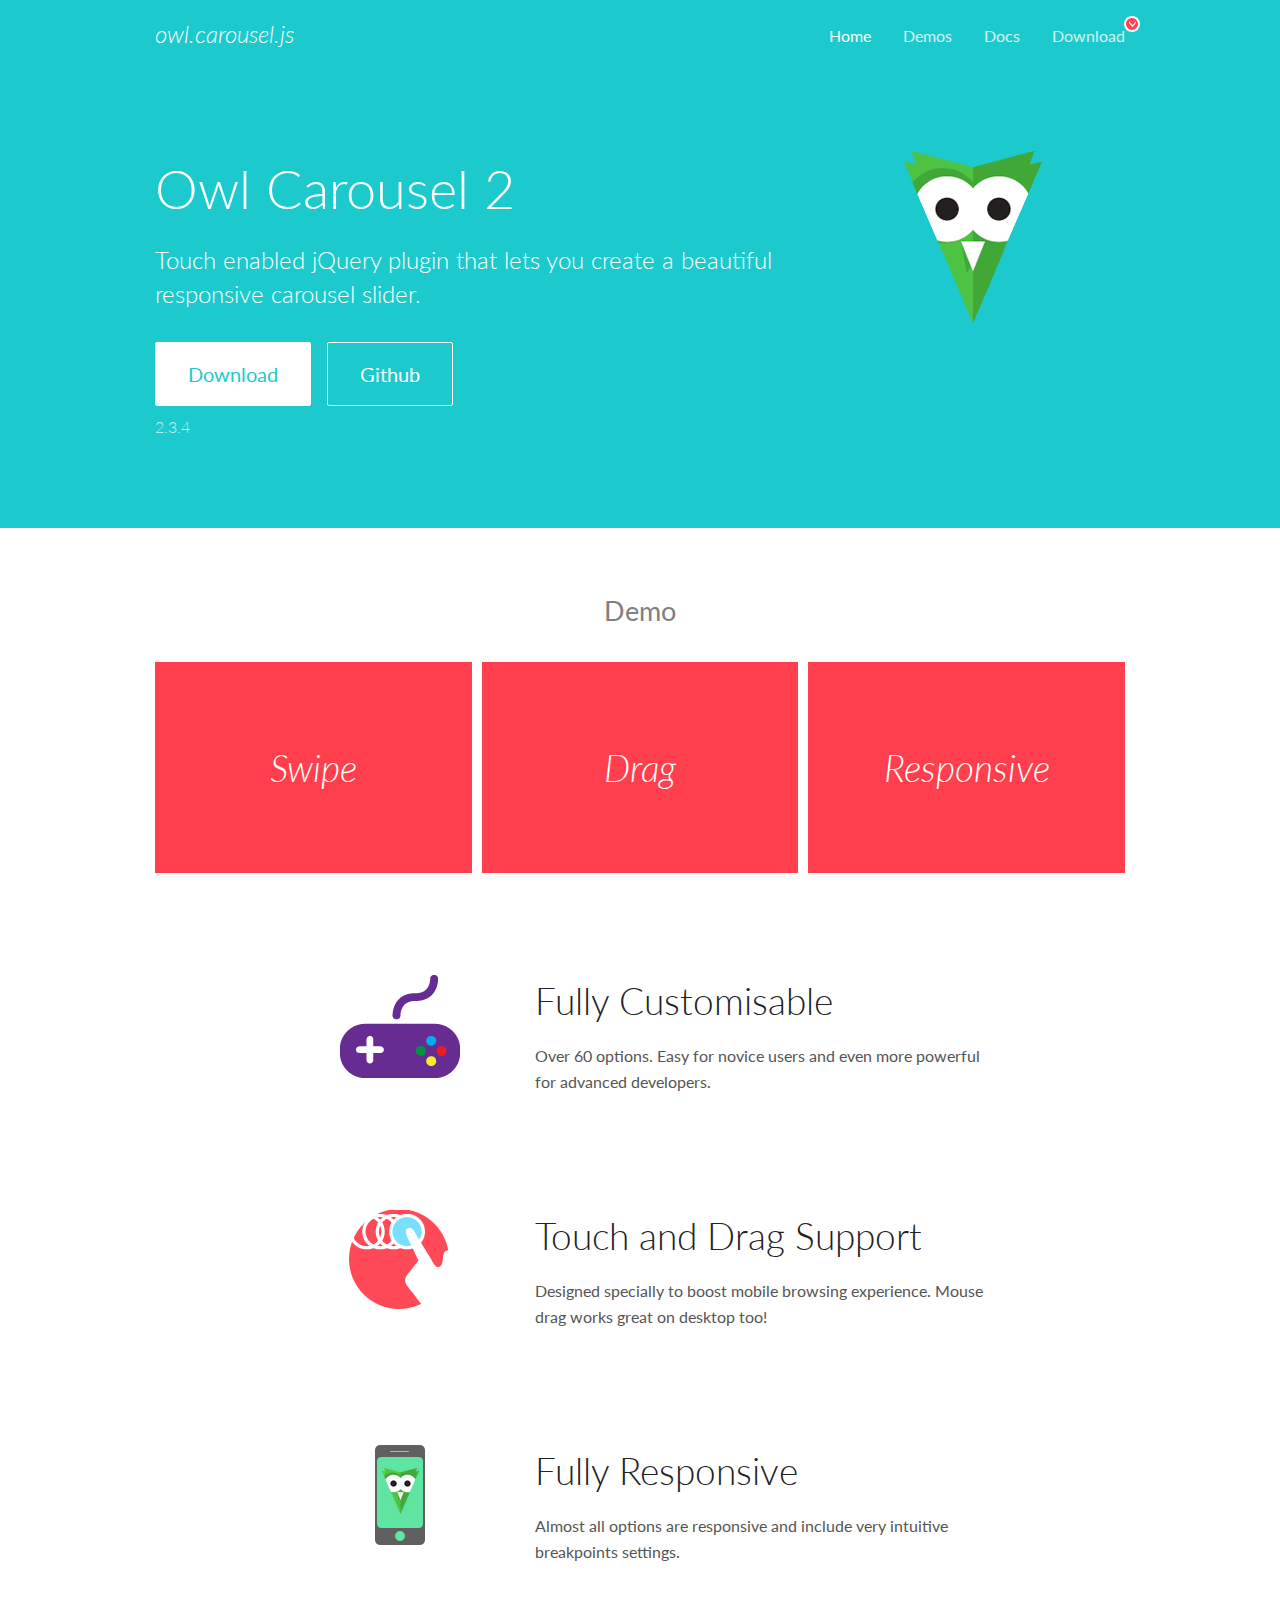
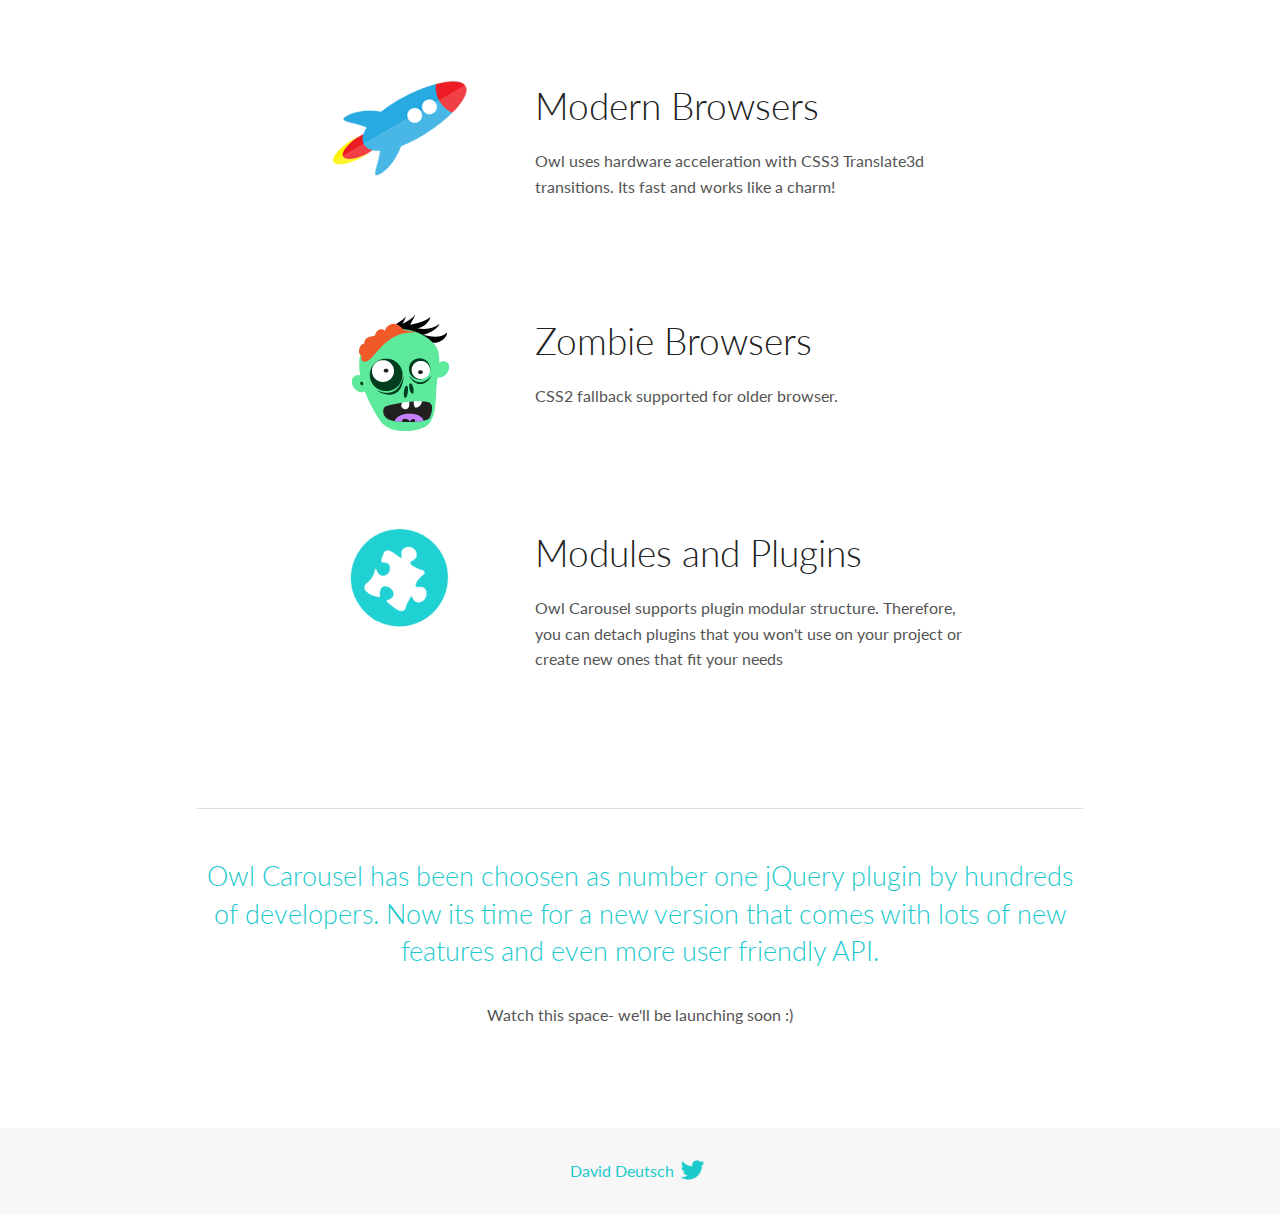
<file: OwlCarousel/docs/index.html>
<!DOCTYPE html>
<html lang="en">
  <head>

    <!-- head -->
    <meta charset="utf-8">
    <meta name="msapplication-tap-highlight" content="no" />
    <meta name="viewport" content="width=device-width, initial-scale=1.0" />
    <meta name="description" content="Touch enabled jQuery plugin that lets you create beautiful responsive carousel slider.">
    <meta name="author" content="David Deutsch">
    <title>
      Home | Owl Carousel | 2.3.4
    </title>

    <!-- Stylesheets -->
    <link href='https://fonts.googleapis.com/css?family=Lato:300,400,700,400italic,300italic' rel='stylesheet' type='text/css'>
    <link rel="stylesheet" href="assets/css/docs.theme.min.css">

    <!-- Owl Stylesheets -->
    <link rel="stylesheet" href="assets/owlcarousel/assets/owl.carousel.min.css">
    <link rel="stylesheet" href="assets/owlcarousel/assets/owl.theme.default.min.css">

    <!-- HTML5 shim and Respond.js IE8 support of HTML5 elements and media queries -->

    <!--[if lt IE 9]>
      <script src="https://oss.maxcdn.com/libs/html5shiv/3.7.0/html5shiv.js"></script>
      <script src="https://oss.maxcdn.com/libs/respond.js/1.3.0/respond.min.js"></script>
    <![endif]-->

    <!-- Favicons -->
    <link rel="apple-touch-icon-precomposed" sizes="144x144" href="assets/ico/apple-touch-icon-144-precomposed.png">
    <link rel="shortcut icon" href="assets/ico/favicon.png">
    <link rel="shortcut icon" href="favicon.ico">

    <!-- Yeah i know js should not be in header. Its required for demos.-->

    <!-- javascript -->
    <script src="assets/vendors/jquery.min.js"></script>
    <script src="assets/owlcarousel/owl.carousel.js"></script>
  </head>
  <body>

    <!-- header -->
    <header class="header">
      <div class="row">
        <div class="large-12 columns">
          <div class="brand left">
            <h3>
              <a href="/OwlCarousel2/">owl.carousel.js</a> 
            </h3>
          </div>
          <a id="toggle-nav" class="right">
            <span></span> <span></span> <span></span> 
          </a> 
          <div class="nav-bar">
            <ul class="clearfix">
              <li class="active">
                <a href="/OwlCarousel2/index.html">Home</a> 
              </li>
              <li> <a href="/OwlCarousel2/demos/demos.html">Demos</a>  </li>
              <li> <a href="/OwlCarousel2/docs/started-welcome.html">Docs</a>  </li>
              <li>
                <a href="https://github.com/OwlCarousel2/OwlCarousel2/archive/2.3.4.zip">Download</a> 
                <span class="download"></span> 
              </li>
            </ul>
          </div>
        </div>
      </div>
    </header>

    <!-- home panel -->
    <section id="hero">
      <div class="row">
        <div class="large-8 medium-8 columns">
          <h1>Owl Carousel 2</h1>
          <h4>Touch enabled jQuery plugin that lets you create a beautiful responsive carousel slider.</h4>
          <a href="https://github.com/OwlCarousel2/OwlCarousel2/archive/2.3.4.zip" class="hero-button">Download</a> 
          <a href="https://github.com/OwlCarousel2/OwlCarousel2" class="hero-button outline">Github</a> 
          <p>2.3.4</p>
        </div>
        <div class="large-4 medium-4 columns">
          <img class="owl-logo" src="assets/img/owl-logo.png" alt="mr. Owl">
        </div>
      </div>
    </section>

    <!-- body -->
    <div class="home-demo">
      <div class="row">
        <div class="large-12 columns">
          <h3>Demo</h3>
          <div class="owl-carousel">
            <div class="item">
              <h2>Swipe</h2>
            </div>
            <div class="item">
              <h2>Drag</h2>
            </div>
            <div class="item">
              <h2>Responsive</h2>
            </div>
            <div class="item">
              <h2>CSS3</h2>
            </div>
            <div class="item">
              <h2>Fast</h2>
            </div>
            <div class="item">
              <h2>Easy</h2>
            </div>
            <div class="item">
              <h2>Free</h2>
            </div>
            <div class="item">
              <h2>Upgradable</h2>
            </div>
            <div class="item">
              <h2>Tons of options</h2>
            </div>
            <div class="item">
              <h2>Infinity</h2>
            </div>
            <div class="item">
              <h2>Auto Width</h2>
            </div>
          </div>
        </div>
      </div>
    </div>
    <script>
      var owl = $('.owl-carousel');
      owl.owlCarousel({
        margin: 10,
        loop: true,
        responsive: {
          0: {
            items: 1
          },
          600: {
            items: 2
          },
          1000: {
            items: 3
          }
        }
      })
    </script>

    <!-- features -->
    <div id="features">
      <div class="row">
        <div class="small-12 medium-9 small-centered columns">
          <section class="row feature">
            <div class="medium-4 small-12 columns">
              <img src="assets/img/feature-options.png" alt="">
            </div>
            <div class="medium-8 small-12 columns">
              <h2>Fully Customisable</h2>
              <p>Over 60 options. Easy for novice users and even more powerful for advanced developers.</p>
            </div>
          </section>
          <section class="row feature">
            <div class="medium-4 small-12 columns">
              <img src="assets/img/feature-drag.png" alt="">
            </div>
            <div class="medium-8 small-12 columns">
              <h2>Touch and Drag Support</h2>
              <p>Designed specially to boost mobile browsing experience. Mouse drag works great on desktop too!</p>
            </div>
          </section>
          <section class="row feature">
            <div class="medium-4 small-12 columns">
              <img src="assets/img/feature-responsive.png" alt="">
            </div>
            <div class="medium-8 small-12 columns">
              <h2>Fully Responsive</h2>
              <p>Almost all options are responsive and include very intuitive breakpoints settings.</p>
            </div>
          </section>
          <section class="row feature">
            <div class="medium-4 small-12 columns">
              <img src="assets/img/feature-modern.png" alt="">
            </div>
            <div class="medium-8 small-12 columns">
              <h2>Modern Browsers</h2>
              <p>Owl uses hardware acceleration with CSS3 Translate3d transitions. Its fast and works like a charm! </p>
            </div>
          </section>
          <section class="row feature">
            <div class="medium-4 small-12 columns">
              <img src="assets/img/feature-zombie.png" alt="">
            </div>
            <div class="medium-8 small-12 columns">
              <h2>Zombie Browsers</h2>
              <p>CSS2 fallback supported for older browser.</p>
            </div>
          </section>
          <section class="row feature">
            <div class="medium-4 small-12 columns">
              <img src="assets/img/feature-module.png" alt="">
            </div>
            <div class="medium-8 small-12 columns">
              <h2>Modules and Plugins</h2>
              <p>Owl Carousel supports plugin modular structure. Therefore, you can detach plugins that you won&#x27;t use on your project or create new ones that fit your needs</p>
            </div>
          </section>
        </div>
      </div>
    </div>

    <!-- footer -->
    <section id="teaser-text">
      <div class="row">
        <div class="small-12 medium-11 small-centered columns">
          <hr>
          <h3 id="owl-carousel-has-been-choosen-as-number-one-jquery-plugin-by-hundreds-of-developers-now-its-time-for-a-new-version-that-comes-with-lots-of-new-features-and-even-more-user-friendly-api-">Owl Carousel has been choosen as number one jQuery plugin by hundreds of developers. Now its time for a new version that comes with lots of new features and even more user friendly API.</h3>
          <p>Watch this space- we&#39;ll be launching soon :)</p>
        </div>
      </div>
    </section>

    <!-- footer -->
    <footer class="footer">
      <div class="row">
        <div class="large-12 columns">
          <h5>
            <a href="/OwlCarousel2/docs/support-contact.html">David Deutsch</a> 
            <a id="custom-tweet-button" href="https://twitter.com/share?url=https://github.com/OwlCarousel2/OwlCarousel2&text=Owl Carousel - This is so awesome! " target="_blank"></a> 
          </h5>
        </div>
      </div>
    </footer>

    <!-- vendors -->
    <script src="assets/vendors/highlight.js"></script>
    <script src="assets/js/app.js"></script>
  </body>
</html>
</file>
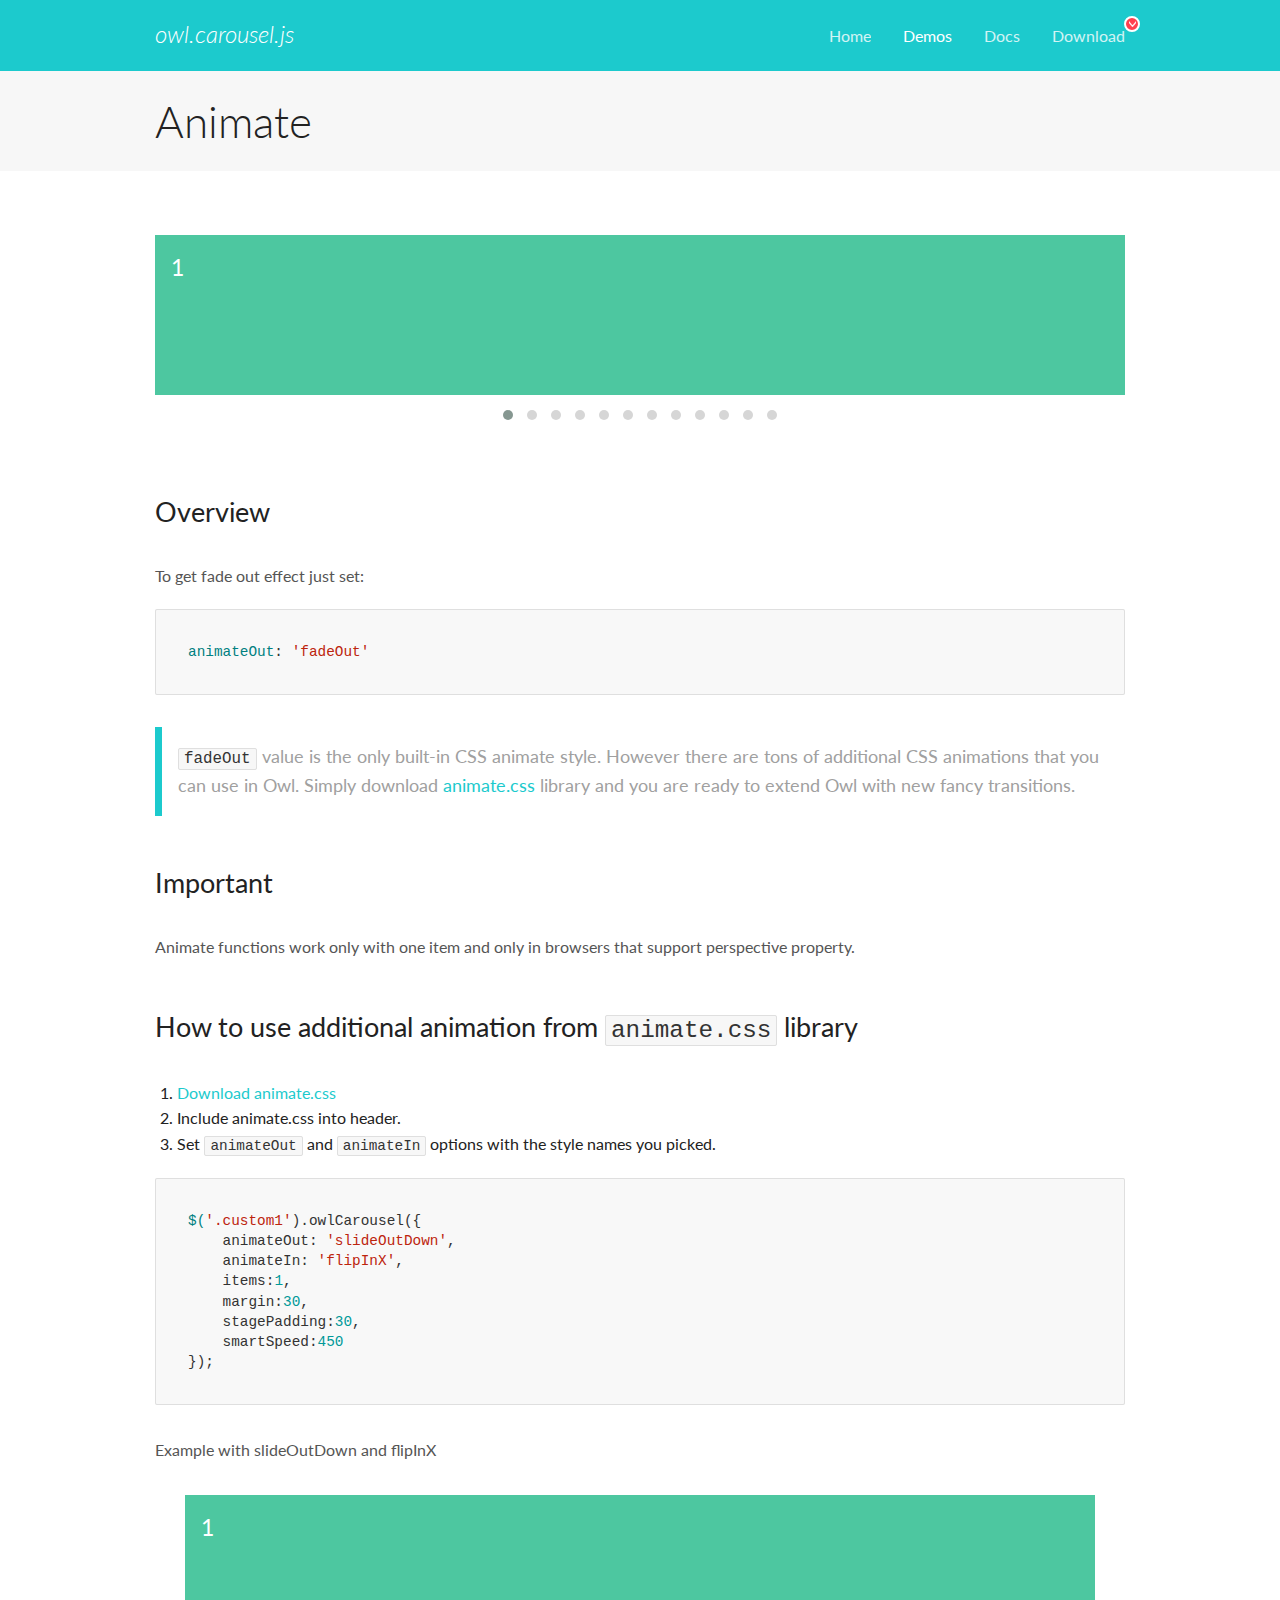
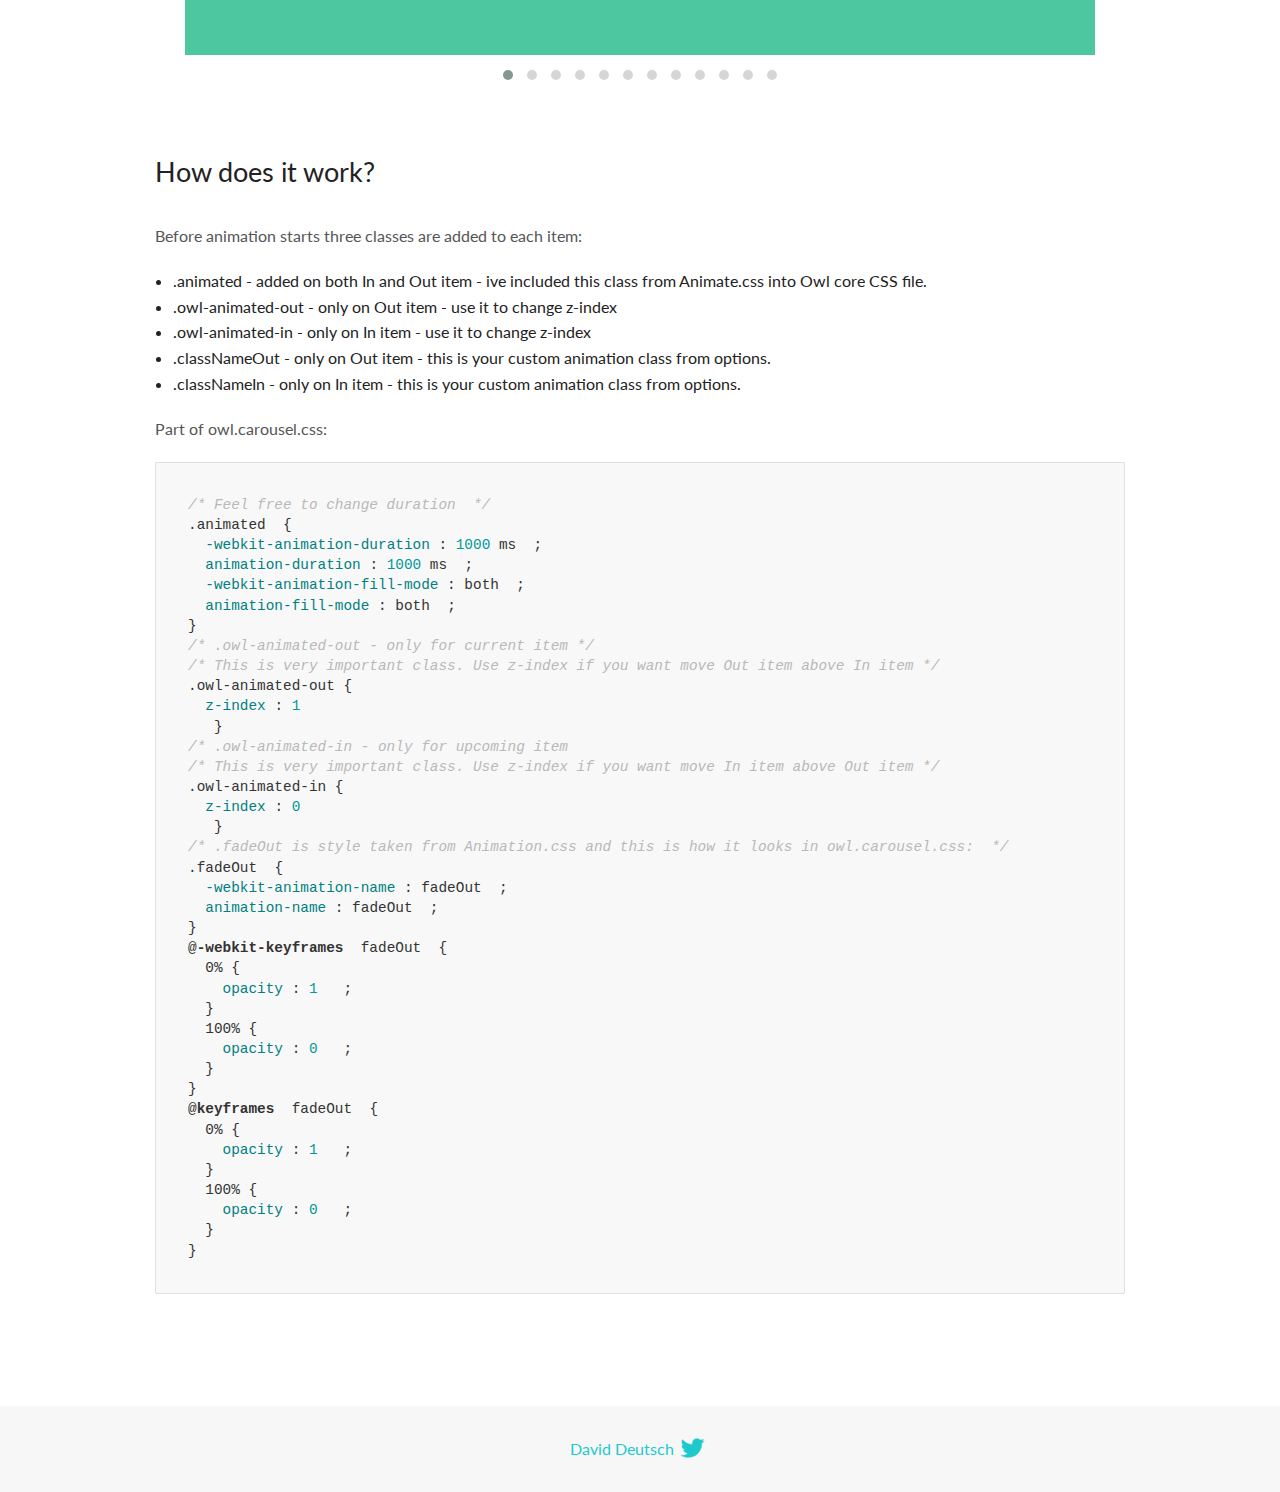
<file: OwlCarousel/docs/demos/animate.html>
<!DOCTYPE html>
<html lang="en">
  <head>

    <!-- head -->
    <meta charset="utf-8">
    <meta name="msapplication-tap-highlight" content="no" />
    <meta name="viewport" content="width=device-width, initial-scale=1.0" />
    <meta name="description" content="Animate carousel">
    <meta name="author" content="David Deutsch">
    <title>
      Animate Demo | Owl Carousel | 2.3.4
    </title>

    <!-- Stylesheets -->
    <link href='https://fonts.googleapis.com/css?family=Lato:300,400,700,400italic,300italic' rel='stylesheet' type='text/css'>
    <link rel="stylesheet" href="../assets/css/docs.theme.min.css">

    <!-- Owl Stylesheets -->
    <link rel="stylesheet" href="../assets/owlcarousel/assets/owl.carousel.min.css">
    <link rel="stylesheet" href="../assets/owlcarousel/assets/owl.theme.default.min.css">

    <!-- HTML5 shim and Respond.js IE8 support of HTML5 elements and media queries -->

    <!--[if lt IE 9]>
      <script src="https://oss.maxcdn.com/libs/html5shiv/3.7.0/html5shiv.js"></script>
      <script src="https://oss.maxcdn.com/libs/respond.js/1.3.0/respond.min.js"></script>
    <![endif]-->

    <!-- Favicons -->
    <link rel="apple-touch-icon-precomposed" sizes="144x144" href="../assets/ico/apple-touch-icon-144-precomposed.png">
    <link rel="shortcut icon" href="../assets/ico/favicon.png">
    <link rel="shortcut icon" href="favicon.ico">

    <!-- Yeah i know js should not be in header. Its required for demos.-->

    <!-- javascript -->
    <script src="../assets/vendors/jquery.min.js"></script>
    <script src="../assets/owlcarousel/owl.carousel.js"></script>
  </head>
  <body>

    <!-- header -->
    <header class="header">
      <div class="row">
        <div class="large-12 columns">
          <div class="brand left">
            <h3>
              <a href="/OwlCarousel2/">owl.carousel.js</a> 
            </h3>
          </div>
          <a id="toggle-nav" class="right">
            <span></span> <span></span> <span></span> 
          </a> 
          <div class="nav-bar">
            <ul class="clearfix">
              <li> <a href="/OwlCarousel2/index.html">Home</a>  </li>
              <li class="active">
                <a href="/OwlCarousel2/demos/demos.html">Demos</a> 
              </li>
              <li> <a href="/OwlCarousel2/docs/started-welcome.html">Docs</a>  </li>
              <li>
                <a href="https://github.com/OwlCarousel2/OwlCarousel2/archive/2.3.4.zip">Download</a> 
                <span class="download"></span> 
              </li>
            </ul>
          </div>
        </div>
      </div>
    </header>

    <!-- title -->
    <section class="title">
      <div class="row">
        <div class="large-12 columns">
          <h1>Animate</h1>
        </div>
      </div>
    </section>

    <!--  Demos -->
    <section id="demos">
      <div class="row">
        <div class="large-12 columns">
          <div class="fadeOut owl-carousel owl-theme">
            <div class="item">
              <h4>1</h4>
            </div>
            <div class="item">
              <h4>2</h4>
            </div>
            <div class="item">
              <h4>3</h4>
            </div>
            <div class="item">
              <h4>4</h4>
            </div>
            <div class="item">
              <h4>5</h4>
            </div>
            <div class="item">
              <h4>6</h4>
            </div>
            <div class="item">
              <h4>7</h4>
            </div>
            <div class="item">
              <h4>8</h4>
            </div>
            <div class="item">
              <h4>9</h4>
            </div>
            <div class="item">
              <h4>10</h4>
            </div>
            <div class="item">
              <h4>11</h4>
            </div>
            <div class="item">
              <h4>12</h4>
            </div>
          </div>
          <h3 id="overview">Overview</h3>
          <p>To get fade out effect just set:</p>
          <pre><code>animateOut: &#39;fadeOut&#39;</code></pre>
          <blockquote>
            <p><code>fadeOut</code> value is the only built-in CSS animate style. However there are tons of additional CSS animations that you can use in Owl. Simply download
              <a href="https://daneden.github.io/animate.css/">animate.css</a>  library and you are ready to extend Owl with new fancy transitions.</p>
          </blockquote>
          <h3 id="important">Important</h3>
          <p>Animate functions work only with one item and only in browsers that support perspective property.</p>
          <h3 id="how-to-use-additional-animation-from-animate-css-library">How to use additional animation from <code>animate.css</code> library</h3>
          <ol>
            <li> <a href="https://daneden.github.io/animate.css/">Download animate.css</a>  </li>
            <li>Include animate.css into header.</li>
            <li>Set <code>animateOut</code> and <code>animateIn</code> options with the style names you picked.</li>
          </ol>
          <pre><code>$(&#39;.custom1&#39;).owlCarousel({
    animateOut: &#39;slideOutDown&#39;,
    animateIn: &#39;flipInX&#39;,
    items:1,
    margin:30,
    stagePadding:30,
    smartSpeed:450
});</code></pre>
          <p>Example with slideOutDown and flipInX</p>
          <div class="custom1 owl-carousel owl-theme">
            <div class="item">
              <h4>1</h4>
            </div>
            <div class="item">
              <h4>2</h4>
            </div>
            <div class="item">
              <h4>3</h4>
            </div>
            <div class="item">
              <h4>4</h4>
            </div>
            <div class="item">
              <h4>5</h4>
            </div>
            <div class="item">
              <h4>6</h4>
            </div>
            <div class="item">
              <h4>7</h4>
            </div>
            <div class="item">
              <h4>8</h4>
            </div>
            <div class="item">
              <h4>9</h4>
            </div>
            <div class="item">
              <h4>10</h4>
            </div>
            <div class="item">
              <h4>11</h4>
            </div>
            <div class="item">
              <h4>12</h4>
            </div>
          </div>
          <h3 id="how-does-it-work-">How does it work?</h3>
          <p>Before animation starts three classes are added to each item:</p>
          <ul>
            <li>.animated - added on both In and Out item - ive included this class from Animate.css into Owl core CSS file.</li>
            <li>.owl-animated-out - only on Out item - use it to change z-index</li>
            <li>.owl-animated-in - only on In item - use it to change z-index</li>
            <li>.classNameOut - only on Out item - this is your custom animation class from options.</li>
            <li>.classNameIn - only on In item - this is your custom animation class from options.</li>
          </ul>
          <p>Part of owl.carousel.css:</p>
          <pre><code class="language-css"><span class="comment">/* Feel free to change duration  */</span> 
<span class="class">.animated</span>  <span class="rules">{
  <span class="rule"><span class="attribute">-webkit-animation-duration</span> :<span class="value"> <span class="number">1000</span> ms</span> </span> ;
  <span class="rule"><span class="attribute">animation-duration</span> :<span class="value"> <span class="number">1000</span> ms</span> </span> ;
  <span class="rule"><span class="attribute">-webkit-animation-fill-mode</span> :<span class="value"> both</span> </span> ;
  <span class="rule"><span class="attribute">animation-fill-mode</span> :<span class="value"> both</span> </span> ;
<span class="rule">}</span> </span> 
<span class="comment">/* .owl-animated-out - only for current item */</span> 
<span class="comment">/* This is very important class. Use z-index if you want move Out item above In item */</span> 
<span class="class">.owl-animated-out</span> <span class="rules">{
  <span class="rule"><span class="attribute">z-index</span> :<span class="value"> <span class="number">1</span> 
</span> </span> </span> }
<span class="comment">/* .owl-animated-in - only for upcoming item
/* This is very important class. Use z-index if you want move In item above Out item */</span> 
<span class="class">.owl-animated-in</span> <span class="rules">{
  <span class="rule"><span class="attribute">z-index</span> :<span class="value"> <span class="number">0</span> 
</span> </span> </span> }
<span class="comment">/* .fadeOut is style taken from Animation.css and this is how it looks in owl.carousel.css:  */</span> 
<span class="class">.fadeOut</span>  <span class="rules">{
  <span class="rule"><span class="attribute">-webkit-animation-name</span> :<span class="value"> fadeOut</span> </span> ;
  <span class="rule"><span class="attribute">animation-name</span> :<span class="value"> fadeOut</span> </span> ;
<span class="rule">}</span> </span> 
<span class="at_rule">@<span class="keyword">-webkit-keyframes</span>  fadeOut </span> {
  0% <span class="rules">{
    <span class="rule"><span class="attribute">opacity</span> :<span class="value"> <span class="number">1</span> </span> </span> ;
  <span class="rule">}</span> </span> 
  100% <span class="rules">{
    <span class="rule"><span class="attribute">opacity</span> :<span class="value"> <span class="number">0</span> </span> </span> ;
  <span class="rule">}</span> </span> 
}
<span class="at_rule">@<span class="keyword">keyframes</span>  fadeOut </span> {
  0% <span class="rules">{
    <span class="rule"><span class="attribute">opacity</span> :<span class="value"> <span class="number">1</span> </span> </span> ;
  <span class="rule">}</span> </span> 
  100% <span class="rules">{
    <span class="rule"><span class="attribute">opacity</span> :<span class="value"> <span class="number">0</span> </span> </span> ;
  <span class="rule">}</span> </span> 
}</code></pre>
          <link rel="stylesheet" href="../assets/css/animate.css">
          <script>
            jQuery(document).ready(function($) {
              $('.fadeOut').owlCarousel({
                items: 1,
                animateOut: 'fadeOut',
                loop: true,
                margin: 10,
              });
              $('.custom1').owlCarousel({
                animateOut: 'slideOutDown',
                animateIn: 'flipInX',
                items: 1,
                margin: 30,
                stagePadding: 30,
                smartSpeed: 450
              });
            });
          </script>
        </div>
      </div>
    </section>

    <!-- footer -->
    <footer class="footer">
      <div class="row">
        <div class="large-12 columns">
          <h5>
            <a href="/OwlCarousel2/docs/support-contact.html">David Deutsch</a> 
            <a id="custom-tweet-button" href="https://twitter.com/share?url=https://github.com/OwlCarousel2/OwlCarousel2&text=Owl Carousel - This is so awesome! " target="_blank"></a> 
          </h5>
        </div>
      </div>
    </footer>

    <!-- vendors -->
    <script src="../assets/vendors/highlight.js"></script>
    <script src="../assets/js/app.js"></script>
  </body>
</html>
</file>
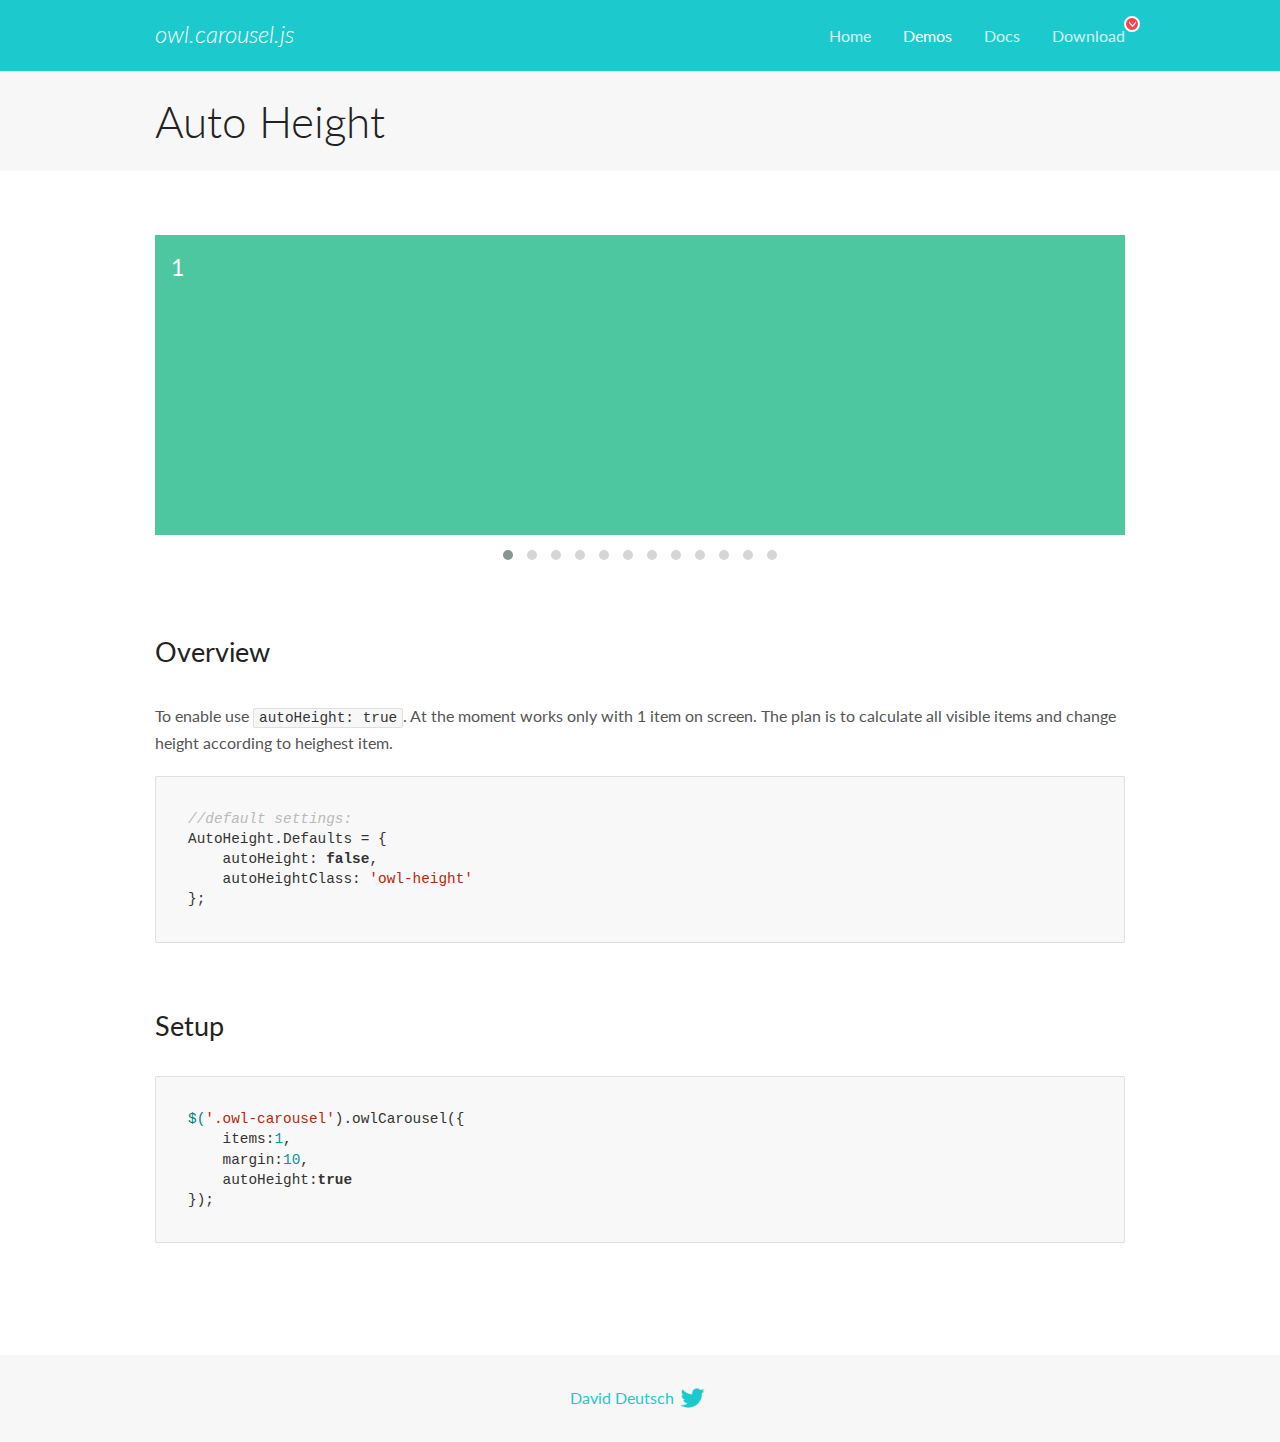
<file: OwlCarousel/docs/demos/autoheight.html>
<!DOCTYPE html>
<html lang="en">
  <head>

    <!-- head -->
    <meta charset="utf-8">
    <meta name="msapplication-tap-highlight" content="no" />
    <meta name="viewport" content="width=device-width, initial-scale=1.0" />
    <meta name="description" content="autoHeight usage demo">
    <meta name="author" content="David Deutsch">
    <title>
      Auto Height Demo | Owl Carousel | 2.3.4
    </title>

    <!-- Stylesheets -->
    <link href='https://fonts.googleapis.com/css?family=Lato:300,400,700,400italic,300italic' rel='stylesheet' type='text/css'>
    <link rel="stylesheet" href="../assets/css/docs.theme.min.css">

    <!-- Owl Stylesheets -->
    <link rel="stylesheet" href="../assets/owlcarousel/assets/owl.carousel.min.css">
    <link rel="stylesheet" href="../assets/owlcarousel/assets/owl.theme.default.min.css">

    <!-- HTML5 shim and Respond.js IE8 support of HTML5 elements and media queries -->

    <!--[if lt IE 9]>
      <script src="https://oss.maxcdn.com/libs/html5shiv/3.7.0/html5shiv.js"></script>
      <script src="https://oss.maxcdn.com/libs/respond.js/1.3.0/respond.min.js"></script>
    <![endif]-->

    <!-- Favicons -->
    <link rel="apple-touch-icon-precomposed" sizes="144x144" href="../assets/ico/apple-touch-icon-144-precomposed.png">
    <link rel="shortcut icon" href="../assets/ico/favicon.png">
    <link rel="shortcut icon" href="favicon.ico">

    <!-- Yeah i know js should not be in header. Its required for demos.-->

    <!-- javascript -->
    <script src="../assets/vendors/jquery.min.js"></script>
    <script src="../assets/owlcarousel/owl.carousel.js"></script>
  </head>
  <body>

    <!-- header -->
    <header class="header">
      <div class="row">
        <div class="large-12 columns">
          <div class="brand left">
            <h3>
              <a href="/OwlCarousel2/">owl.carousel.js</a> 
            </h3>
          </div>
          <a id="toggle-nav" class="right">
            <span></span> <span></span> <span></span> 
          </a> 
          <div class="nav-bar">
            <ul class="clearfix">
              <li> <a href="/OwlCarousel2/index.html">Home</a>  </li>
              <li class="active">
                <a href="/OwlCarousel2/demos/demos.html">Demos</a> 
              </li>
              <li> <a href="/OwlCarousel2/docs/started-welcome.html">Docs</a>  </li>
              <li>
                <a href="https://github.com/OwlCarousel2/OwlCarousel2/archive/2.3.4.zip">Download</a> 
                <span class="download"></span> 
              </li>
            </ul>
          </div>
        </div>
      </div>
    </header>

    <!-- title -->
    <section class="title">
      <div class="row">
        <div class="large-12 columns">
          <h1>Auto Height</h1>
        </div>
      </div>
    </section>

    <!--  Demos -->
    <section id="demos">
      <div class="row">
        <div class="large-12 columns">
          <div class="owl-carousel owl-theme">
            <div class="item" style="height:300px">
              <h4>1</h4>
            </div>
            <div class="item" style="height:100px">
              <h4>2</h4>
            </div>
            <div class="item" style="height:500px">
              <h4>3</h4>
            </div>
            <div class="item" style="height:250px">
              <h4>4</h4>
            </div>
            <div class="item" style="height:400px">
              <h4>5</h4>
            </div>
            <div class="item" style="height:500px">
              <h4>6</h4>
            </div>
            <div class="item" style="height:600px">
              <h4>7</h4>
            </div>
            <div class="item" style="height:400px">
              <h4>8</h4>
            </div>
            <div class="item" style="height:300px">
              <h4>9</h4>
            </div>
            <div class="item" style="height:350px">
              <h4>10</h4>
            </div>
            <div class="item" style="height:200px">
              <h4>11</h4>
            </div>
            <div class="item" style="height:150px">
              <h4>12</h4>
            </div>
          </div>
          <h3 id="overview">Overview</h3>
          <p>To enable use <code>autoHeight: true</code>. At the moment works only with 1 item on screen. The plan is to calculate all visible items and change height according to heighest item.</p>
          <pre><code>//default settings:
AutoHeight.Defaults = {
    autoHeight: false,
    autoHeightClass: &#39;owl-height&#39;
};</code></pre>
          <h3 id="setup">Setup</h3>
          <pre><code>$(&#39;.owl-carousel&#39;).owlCarousel({
    items:1,
    margin:10,
    autoHeight:true
});</code></pre>
          <script>
            $(document).ready(function() {
              $('.owl-carousel').owlCarousel({
                items: 1,
                margin: 10,
                autoHeight: true
              });
            })
          </script>
        </div>
      </div>
    </section>

    <!-- footer -->
    <footer class="footer">
      <div class="row">
        <div class="large-12 columns">
          <h5>
            <a href="/OwlCarousel2/docs/support-contact.html">David Deutsch</a> 
            <a id="custom-tweet-button" href="https://twitter.com/share?url=https://github.com/OwlCarousel2/OwlCarousel2&text=Owl Carousel - This is so awesome! " target="_blank"></a> 
          </h5>
        </div>
      </div>
    </footer>

    <!-- vendors -->
    <script src="../assets/vendors/highlight.js"></script>
    <script src="../assets/js/app.js"></script>
  </body>
</html>
</file>
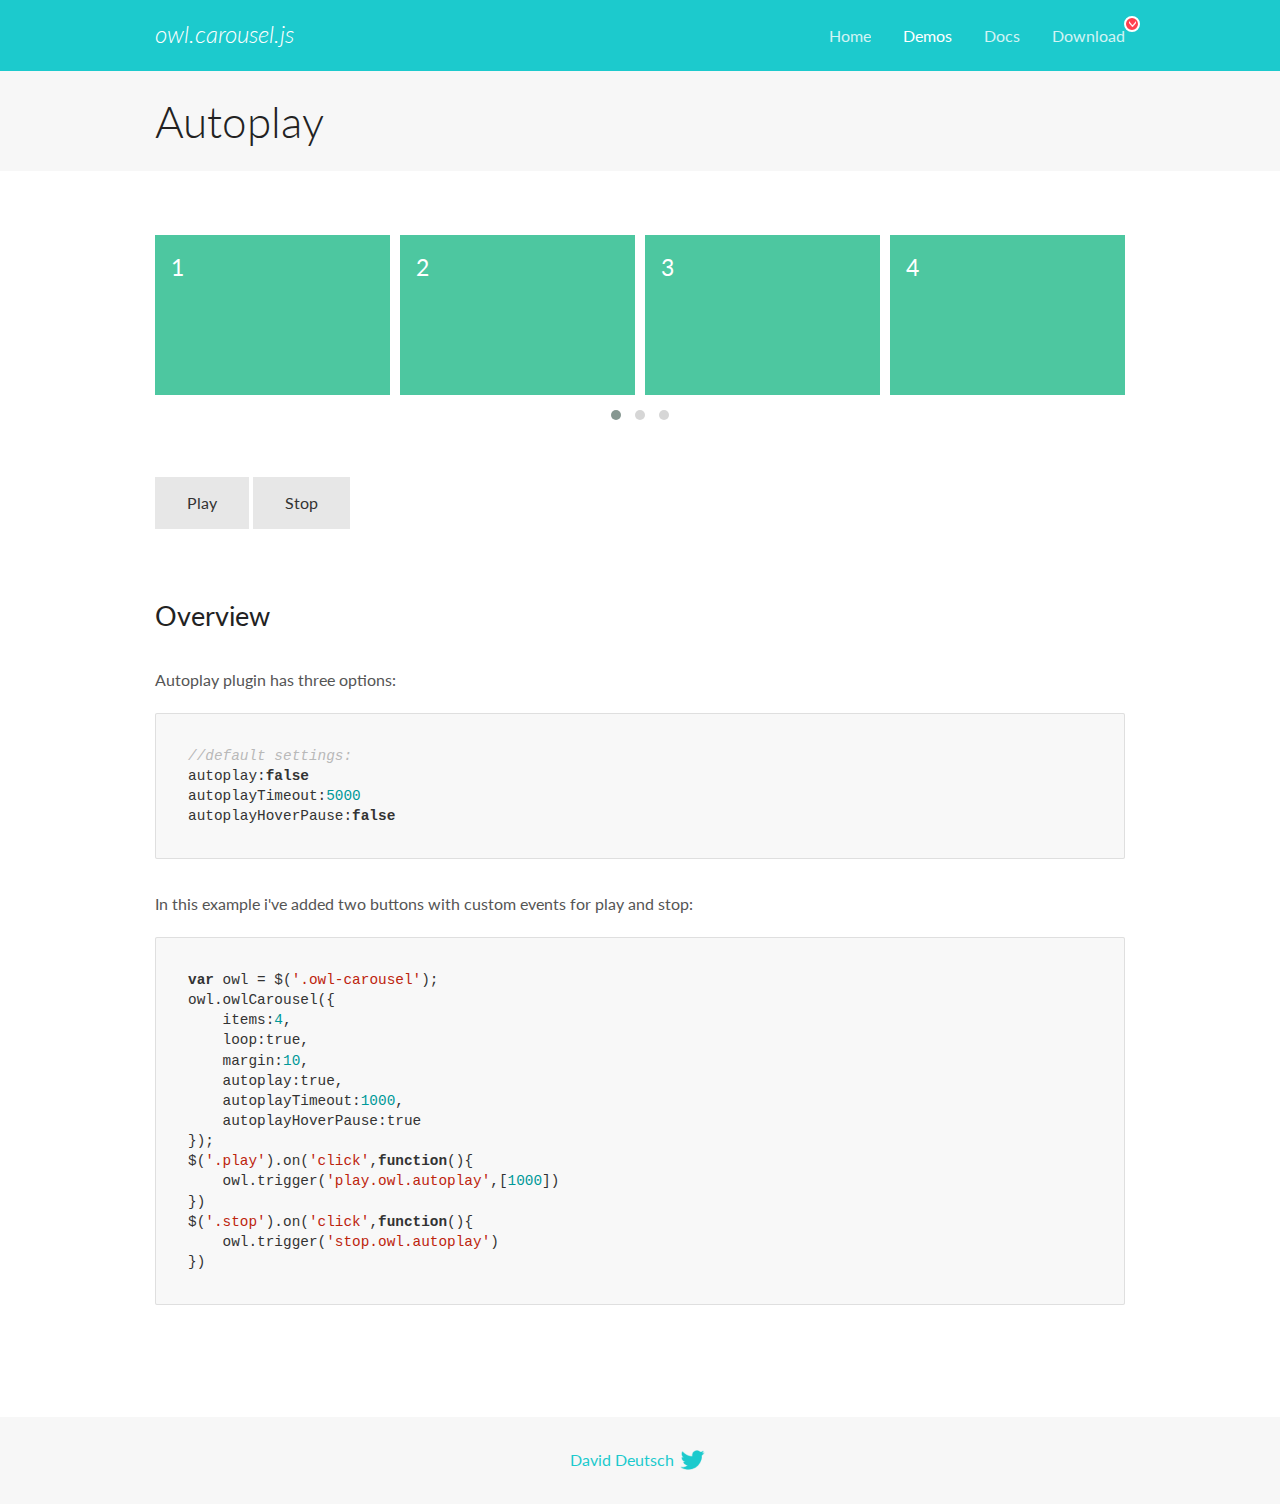
<file: OwlCarousel/docs/demos/autoplay.html>
<!DOCTYPE html>
<html lang="en">
  <head>

    <!-- head -->
    <meta charset="utf-8">
    <meta name="msapplication-tap-highlight" content="no" />
    <meta name="viewport" content="width=device-width, initial-scale=1.0" />
    <meta name="description" content="Autoplay usage demo">
    <meta name="author" content="David Deutsch">
    <title>
      Autoplay Demo | Owl Carousel | 2.3.4
    </title>

    <!-- Stylesheets -->
    <link href='https://fonts.googleapis.com/css?family=Lato:300,400,700,400italic,300italic' rel='stylesheet' type='text/css'>
    <link rel="stylesheet" href="../assets/css/docs.theme.min.css">

    <!-- Owl Stylesheets -->
    <link rel="stylesheet" href="../assets/owlcarousel/assets/owl.carousel.min.css">
    <link rel="stylesheet" href="../assets/owlcarousel/assets/owl.theme.default.min.css">

    <!-- HTML5 shim and Respond.js IE8 support of HTML5 elements and media queries -->

    <!--[if lt IE 9]>
      <script src="https://oss.maxcdn.com/libs/html5shiv/3.7.0/html5shiv.js"></script>
      <script src="https://oss.maxcdn.com/libs/respond.js/1.3.0/respond.min.js"></script>
    <![endif]-->

    <!-- Favicons -->
    <link rel="apple-touch-icon-precomposed" sizes="144x144" href="../assets/ico/apple-touch-icon-144-precomposed.png">
    <link rel="shortcut icon" href="../assets/ico/favicon.png">
    <link rel="shortcut icon" href="favicon.ico">

    <!-- Yeah i know js should not be in header. Its required for demos.-->

    <!-- javascript -->
    <script src="../assets/vendors/jquery.min.js"></script>
    <script src="../assets/owlcarousel/owl.carousel.js"></script>
  </head>
  <body>

    <!-- header -->
    <header class="header">
      <div class="row">
        <div class="large-12 columns">
          <div class="brand left">
            <h3>
              <a href="/OwlCarousel2/">owl.carousel.js</a> 
            </h3>
          </div>
          <a id="toggle-nav" class="right">
            <span></span> <span></span> <span></span> 
          </a> 
          <div class="nav-bar">
            <ul class="clearfix">
              <li> <a href="/OwlCarousel2/index.html">Home</a>  </li>
              <li class="active">
                <a href="/OwlCarousel2/demos/demos.html">Demos</a> 
              </li>
              <li> <a href="/OwlCarousel2/docs/started-welcome.html">Docs</a>  </li>
              <li>
                <a href="https://github.com/OwlCarousel2/OwlCarousel2/archive/2.3.4.zip">Download</a> 
                <span class="download"></span> 
              </li>
            </ul>
          </div>
        </div>
      </div>
    </header>

    <!-- title -->
    <section class="title">
      <div class="row">
        <div class="large-12 columns">
          <h1>Autoplay</h1>
        </div>
      </div>
    </section>

    <!--  Demos -->
    <section id="demos">
      <div class="row">
        <div class="large-12 columns">
          <div class="owl-carousel owl-theme">
            <div class="item">
              <h4>1</h4>
            </div>
            <div class="item">
              <h4>2</h4>
            </div>
            <div class="item">
              <h4>3</h4>
            </div>
            <div class="item">
              <h4>4</h4>
            </div>
            <div class="item">
              <h4>5</h4>
            </div>
            <div class="item">
              <h4>6</h4>
            </div>
            <div class="item">
              <h4>7</h4>
            </div>
            <div class="item">
              <h4>8</h4>
            </div>
            <div class="item">
              <h4>9</h4>
            </div>
            <div class="item">
              <h4>10</h4>
            </div>
            <div class="item">
              <h4>11</h4>
            </div>
            <div class="item">
              <h4>12</h4>
            </div>
          </div>
          <a class="button secondary play">Play</a> 
          <a class="button secondary stop">Stop</a> 
          <h3 id="overview">Overview</h3>
          <p>Autoplay plugin has three options:</p>
          <pre><code>//default settings:
autoplay:false
autoplayTimeout:5000
autoplayHoverPause:false</code></pre>
          <p>In this example i&#39;ve added two buttons with custom events for play and stop:</p>
          <pre><code>var owl = $(&#39;.owl-carousel&#39;);
owl.owlCarousel({
    items:4,
    loop:true,
    margin:10,
    autoplay:true,
    autoplayTimeout:1000,
    autoplayHoverPause:true
});
$(&#39;.play&#39;).on(&#39;click&#39;,function(){
    owl.trigger(&#39;play.owl.autoplay&#39;,[1000])
})
$(&#39;.stop&#39;).on(&#39;click&#39;,function(){
    owl.trigger(&#39;stop.owl.autoplay&#39;)
})</code></pre>
          <script>
            $(document).ready(function() {
              var owl = $('.owl-carousel');
              owl.owlCarousel({
                items: 4,
                loop: true,
                margin: 10,
                autoplay: true,
                autoplayTimeout: 1000,
                autoplayHoverPause: true
              });
              $('.play').on('click', function() {
                owl.trigger('play.owl.autoplay', [1000])
              })
              $('.stop').on('click', function() {
                owl.trigger('stop.owl.autoplay')
              })
            })
          </script>
        </div>
      </div>
    </section>

    <!-- footer -->
    <footer class="footer">
      <div class="row">
        <div class="large-12 columns">
          <h5>
            <a href="/OwlCarousel2/docs/support-contact.html">David Deutsch</a> 
            <a id="custom-tweet-button" href="https://twitter.com/share?url=https://github.com/OwlCarousel2/OwlCarousel2&text=Owl Carousel - This is so awesome! " target="_blank"></a> 
          </h5>
        </div>
      </div>
    </footer>

    <!-- vendors -->
    <script src="../assets/vendors/highlight.js"></script>
    <script src="../assets/js/app.js"></script>
  </body>
</html>
</file>
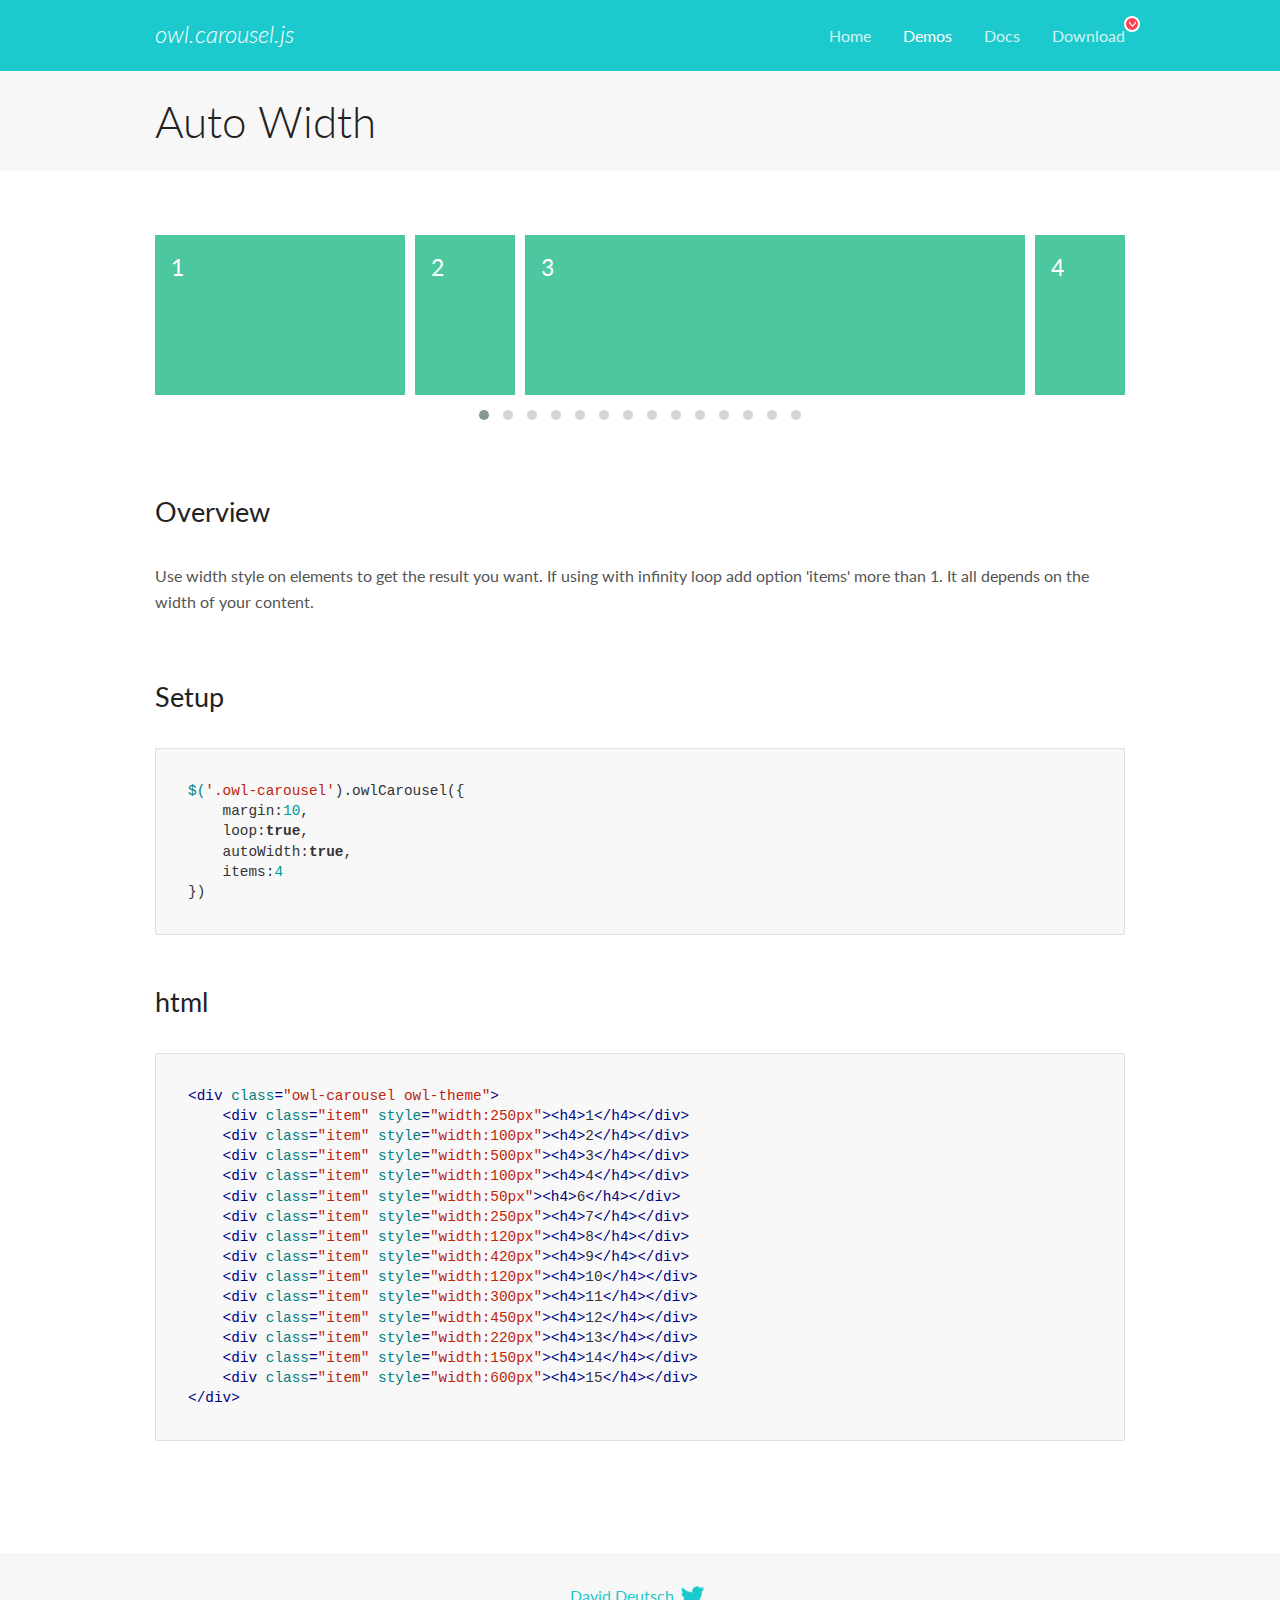
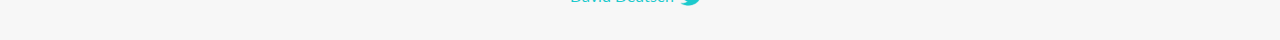
<file: OwlCarousel/docs/demos/autowidth.html>
<!DOCTYPE html>
<html lang="en">
  <head>

    <!-- head -->
    <meta charset="utf-8">
    <meta name="msapplication-tap-highlight" content="no" />
    <meta name="viewport" content="width=device-width, initial-scale=1.0" />
    <meta name="description" content="Auto Width">
    <meta name="author" content="David Deutsch">
    <title>
      Auto Width Demo | Owl Carousel | 2.3.4
    </title>

    <!-- Stylesheets -->
    <link href='https://fonts.googleapis.com/css?family=Lato:300,400,700,400italic,300italic' rel='stylesheet' type='text/css'>
    <link rel="stylesheet" href="../assets/css/docs.theme.min.css">

    <!-- Owl Stylesheets -->
    <link rel="stylesheet" href="../assets/owlcarousel/assets/owl.carousel.min.css">
    <link rel="stylesheet" href="../assets/owlcarousel/assets/owl.theme.default.min.css">

    <!-- HTML5 shim and Respond.js IE8 support of HTML5 elements and media queries -->

    <!--[if lt IE 9]>
      <script src="https://oss.maxcdn.com/libs/html5shiv/3.7.0/html5shiv.js"></script>
      <script src="https://oss.maxcdn.com/libs/respond.js/1.3.0/respond.min.js"></script>
    <![endif]-->

    <!-- Favicons -->
    <link rel="apple-touch-icon-precomposed" sizes="144x144" href="../assets/ico/apple-touch-icon-144-precomposed.png">
    <link rel="shortcut icon" href="../assets/ico/favicon.png">
    <link rel="shortcut icon" href="favicon.ico">

    <!-- Yeah i know js should not be in header. Its required for demos.-->

    <!-- javascript -->
    <script src="../assets/vendors/jquery.min.js"></script>
    <script src="../assets/owlcarousel/owl.carousel.js"></script>
  </head>
  <body>

    <!-- header -->
    <header class="header">
      <div class="row">
        <div class="large-12 columns">
          <div class="brand left">
            <h3>
              <a href="/OwlCarousel2/">owl.carousel.js</a> 
            </h3>
          </div>
          <a id="toggle-nav" class="right">
            <span></span> <span></span> <span></span> 
          </a> 
          <div class="nav-bar">
            <ul class="clearfix">
              <li> <a href="/OwlCarousel2/index.html">Home</a>  </li>
              <li class="active">
                <a href="/OwlCarousel2/demos/demos.html">Demos</a> 
              </li>
              <li> <a href="/OwlCarousel2/docs/started-welcome.html">Docs</a>  </li>
              <li>
                <a href="https://github.com/OwlCarousel2/OwlCarousel2/archive/2.3.4.zip">Download</a> 
                <span class="download"></span> 
              </li>
            </ul>
          </div>
        </div>
      </div>
    </header>

    <!-- title -->
    <section class="title">
      <div class="row">
        <div class="large-12 columns">
          <h1>Auto Width</h1>
        </div>
      </div>
    </section>

    <!--  Demos -->
    <section id="demos">
      <div class="row">
        <div class="large-12 columns">
          <div class="owl-carousel owl-theme">
            <div class="item" style="width:250px">
              <h4>1</h4>
            </div>
            <div class="item" style="width:100px">
              <h4>2</h4>
            </div>
            <div class="item" style="width:500px">
              <h4>3</h4>
            </div>
            <div class="item" style="width:100px">
              <h4>4</h4>
            </div>
            <div class="item" style="width:50px">
              <h4>6</h4>
            </div>
            <div class="item" style="width:250px">
              <h4>7</h4>
            </div>
            <div class="item" style="width:120px">
              <h4>8</h4>
            </div>
            <div class="item" style="width:420px">
              <h4>9</h4>
            </div>
            <div class="item" style="width:120px">
              <h4>10</h4>
            </div>
            <div class="item" style="width:300px">
              <h4>11</h4>
            </div>
            <div class="item" style="width:450px">
              <h4>12</h4>
            </div>
            <div class="item" style="width:220px">
              <h4>13</h4>
            </div>
            <div class="item" style="width:150px">
              <h4>14</h4>
            </div>
            <div class="item" style="width:600px">
              <h4>15</h4>
            </div>
          </div>
          <h3 id="overview">Overview</h3>
          <p>Use width style on elements to get the result you want. If using with infinity loop add option &#39;items&#39; more than 1. It all depends on the width of your content.</p>
          <h3 id="setup">Setup</h3>
          <pre><code>$(&#39;.owl-carousel&#39;).owlCarousel({
    margin:10,
    loop:true,
    autoWidth:true,
    items:4
})</code></pre>
          <h3 id="html">html</h3>
          <pre><code>&lt;div class=&quot;owl-carousel owl-theme&quot;&gt;
    &lt;div class=&quot;item&quot; style=&quot;width:250px&quot;&gt;&lt;h4&gt;1&lt;/h4&gt;&lt;/div&gt;
    &lt;div class=&quot;item&quot; style=&quot;width:100px&quot;&gt;&lt;h4&gt;2&lt;/h4&gt;&lt;/div&gt;
    &lt;div class=&quot;item&quot; style=&quot;width:500px&quot;&gt;&lt;h4&gt;3&lt;/h4&gt;&lt;/div&gt;
    &lt;div class=&quot;item&quot; style=&quot;width:100px&quot;&gt;&lt;h4&gt;4&lt;/h4&gt;&lt;/div&gt;
    &lt;div class=&quot;item&quot; style=&quot;width:50px&quot;&gt;&lt;h4&gt;6&lt;/h4&gt;&lt;/div&gt;
    &lt;div class=&quot;item&quot; style=&quot;width:250px&quot;&gt;&lt;h4&gt;7&lt;/h4&gt;&lt;/div&gt;
    &lt;div class=&quot;item&quot; style=&quot;width:120px&quot;&gt;&lt;h4&gt;8&lt;/h4&gt;&lt;/div&gt;
    &lt;div class=&quot;item&quot; style=&quot;width:420px&quot;&gt;&lt;h4&gt;9&lt;/h4&gt;&lt;/div&gt;
    &lt;div class=&quot;item&quot; style=&quot;width:120px&quot;&gt;&lt;h4&gt;10&lt;/h4&gt;&lt;/div&gt;
    &lt;div class=&quot;item&quot; style=&quot;width:300px&quot;&gt;&lt;h4&gt;11&lt;/h4&gt;&lt;/div&gt;
    &lt;div class=&quot;item&quot; style=&quot;width:450px&quot;&gt;&lt;h4&gt;12&lt;/h4&gt;&lt;/div&gt;
    &lt;div class=&quot;item&quot; style=&quot;width:220px&quot;&gt;&lt;h4&gt;13&lt;/h4&gt;&lt;/div&gt;
    &lt;div class=&quot;item&quot; style=&quot;width:150px&quot;&gt;&lt;h4&gt;14&lt;/h4&gt;&lt;/div&gt;
    &lt;div class=&quot;item&quot; style=&quot;width:600px&quot;&gt;&lt;h4&gt;15&lt;/h4&gt;&lt;/div&gt;
&lt;/div&gt;</code></pre>
          <script>
            $(document).ready(function() {
              $('.owl-carousel').owlCarousel({
                margin: 10,
                loop: true,
                autoWidth: true,
                items: 4
              })
            })
          </script>
        </div>
      </div>
    </section>

    <!-- footer -->
    <footer class="footer">
      <div class="row">
        <div class="large-12 columns">
          <h5>
            <a href="/OwlCarousel2/docs/support-contact.html">David Deutsch</a> 
            <a id="custom-tweet-button" href="https://twitter.com/share?url=https://github.com/OwlCarousel2/OwlCarousel2&text=Owl Carousel - This is so awesome! " target="_blank"></a> 
          </h5>
        </div>
      </div>
    </footer>

    <!-- vendors -->
    <script src="../assets/vendors/highlight.js"></script>
    <script src="../assets/js/app.js"></script>
  </body>
</html>
</file>
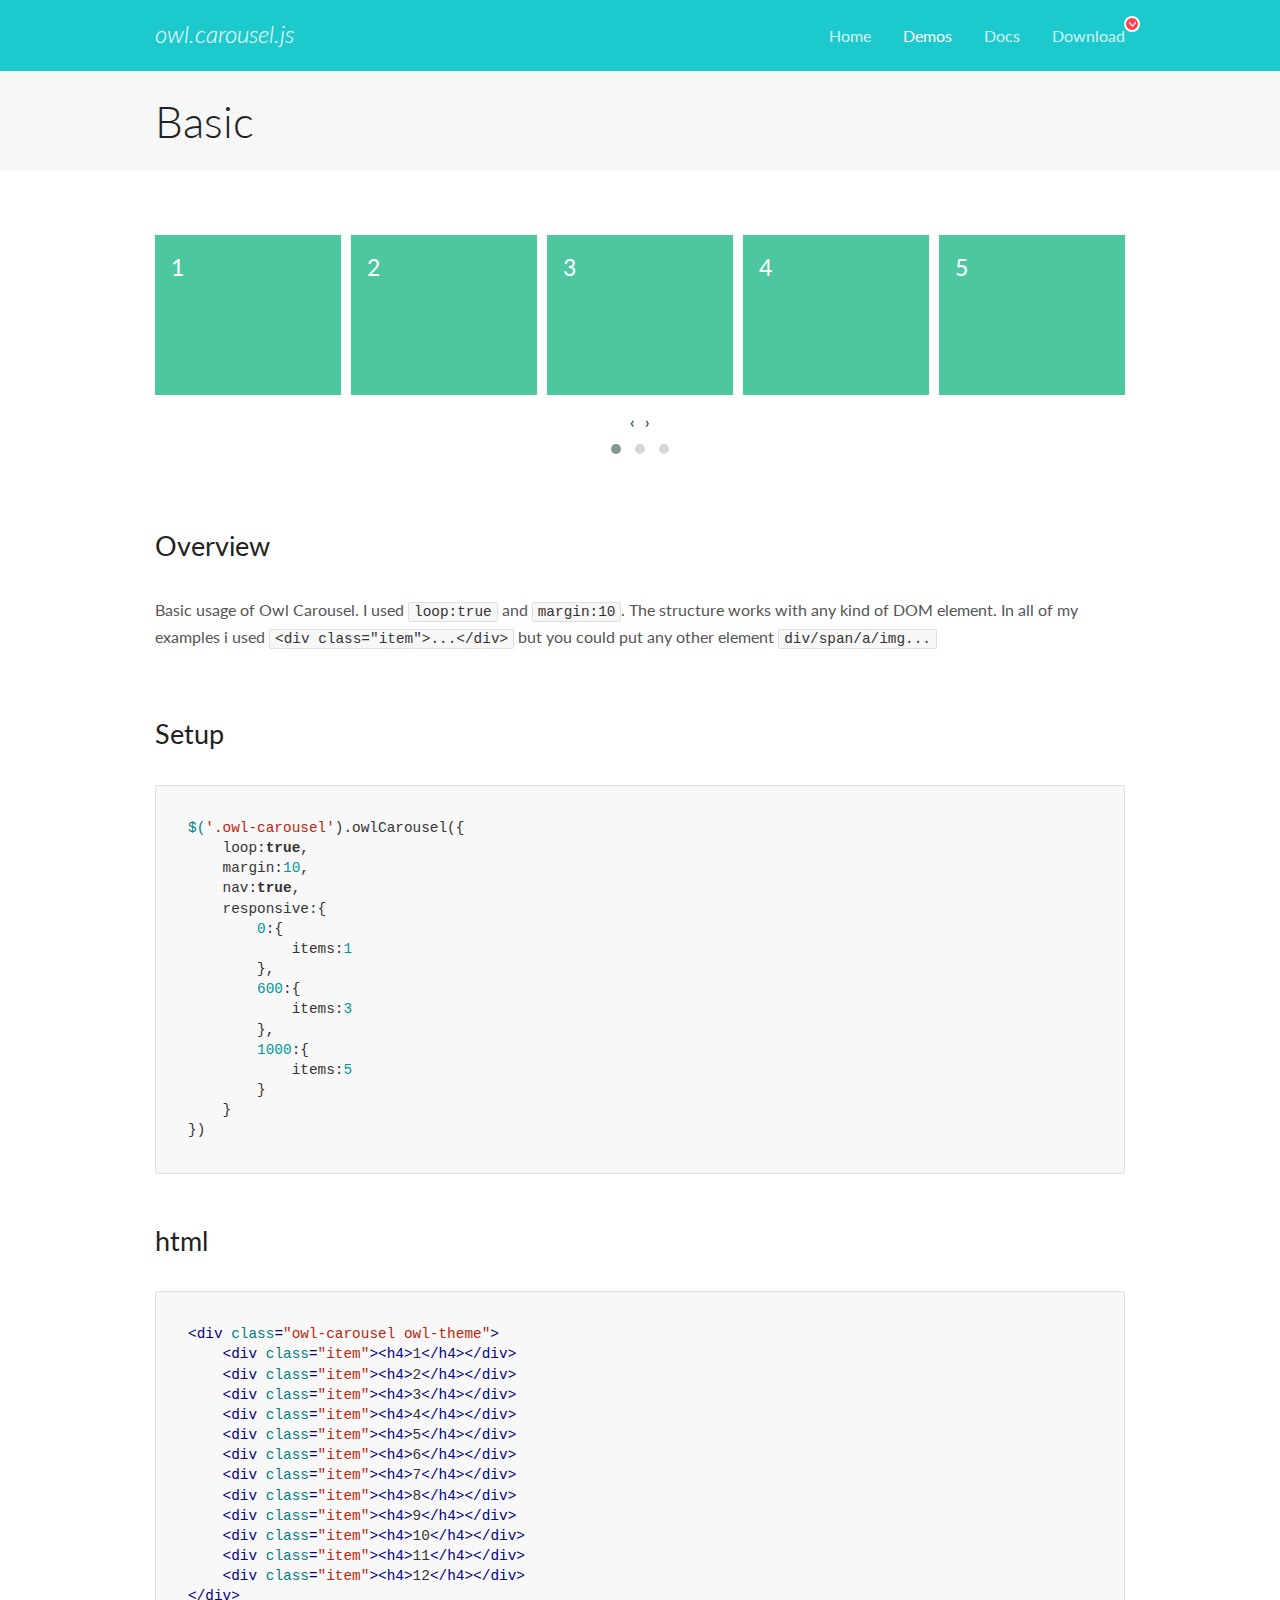
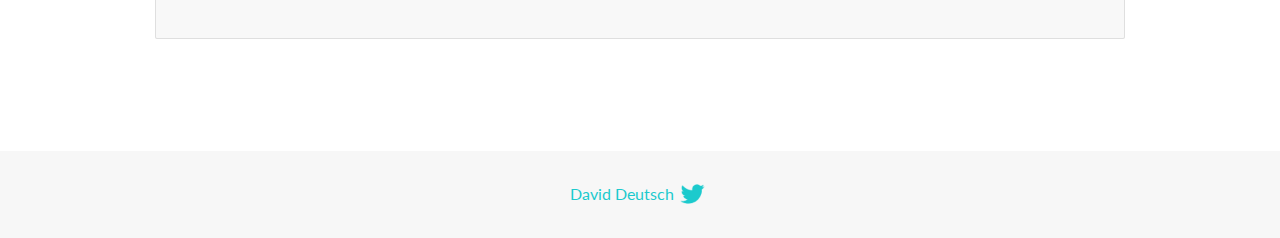
<file: OwlCarousel/docs/demos/basic.html>
<!DOCTYPE html>
<html lang="en">
  <head>

    <!-- head -->
    <meta charset="utf-8">
    <meta name="msapplication-tap-highlight" content="no" />
    <meta name="viewport" content="width=device-width, initial-scale=1.0" />
    <meta name="description" content="Basic usage demo">
    <meta name="author" content="David Deutsch">
    <title>
      Basic Demo | Owl Carousel | 2.3.4
    </title>

    <!-- Stylesheets -->
    <link href='https://fonts.googleapis.com/css?family=Lato:300,400,700,400italic,300italic' rel='stylesheet' type='text/css'>
    <link rel="stylesheet" href="../assets/css/docs.theme.min.css">

    <!-- Owl Stylesheets -->
    <link rel="stylesheet" href="../assets/owlcarousel/assets/owl.carousel.min.css">
    <link rel="stylesheet" href="../assets/owlcarousel/assets/owl.theme.default.min.css">

    <!-- HTML5 shim and Respond.js IE8 support of HTML5 elements and media queries -->

    <!--[if lt IE 9]>
      <script src="https://oss.maxcdn.com/libs/html5shiv/3.7.0/html5shiv.js"></script>
      <script src="https://oss.maxcdn.com/libs/respond.js/1.3.0/respond.min.js"></script>
    <![endif]-->

    <!-- Favicons -->
    <link rel="apple-touch-icon-precomposed" sizes="144x144" href="../assets/ico/apple-touch-icon-144-precomposed.png">
    <link rel="shortcut icon" href="../assets/ico/favicon.png">
    <link rel="shortcut icon" href="favicon.ico">

    <!-- Yeah i know js should not be in header. Its required for demos.-->

    <!-- javascript -->
    <script src="../assets/vendors/jquery.min.js"></script>
    <script src="../assets/owlcarousel/owl.carousel.js"></script>
  </head>
  <body>

    <!-- header -->
    <header class="header">
      <div class="row">
        <div class="large-12 columns">
          <div class="brand left">
            <h3>
              <a href="/OwlCarousel2/">owl.carousel.js</a> 
            </h3>
          </div>
          <a id="toggle-nav" class="right">
            <span></span> <span></span> <span></span> 
          </a> 
          <div class="nav-bar">
            <ul class="clearfix">
              <li> <a href="/OwlCarousel2/index.html">Home</a>  </li>
              <li class="active">
                <a href="/OwlCarousel2/demos/demos.html">Demos</a> 
              </li>
              <li> <a href="/OwlCarousel2/docs/started-welcome.html">Docs</a>  </li>
              <li>
                <a href="https://github.com/OwlCarousel2/OwlCarousel2/archive/2.3.4.zip">Download</a> 
                <span class="download"></span> 
              </li>
            </ul>
          </div>
        </div>
      </div>
    </header>

    <!-- title -->
    <section class="title">
      <div class="row">
        <div class="large-12 columns">
          <h1>Basic</h1>
        </div>
      </div>
    </section>

    <!--  Demos -->
    <section id="demos">
      <div class="row">
        <div class="large-12 columns">
          <div class="owl-carousel owl-theme">
            <div class="item">
              <h4>1</h4>
            </div>
            <div class="item">
              <h4>2</h4>
            </div>
            <div class="item">
              <h4>3</h4>
            </div>
            <div class="item">
              <h4>4</h4>
            </div>
            <div class="item">
              <h4>5</h4>
            </div>
            <div class="item">
              <h4>6</h4>
            </div>
            <div class="item">
              <h4>7</h4>
            </div>
            <div class="item">
              <h4>8</h4>
            </div>
            <div class="item">
              <h4>9</h4>
            </div>
            <div class="item">
              <h4>10</h4>
            </div>
            <div class="item">
              <h4>11</h4>
            </div>
            <div class="item">
              <h4>12</h4>
            </div>
          </div>
          <h3 id="overview">Overview</h3>
          <p>Basic usage of Owl Carousel. I used <code>loop:true</code> and <code>margin:10</code>. The structure works with any kind of DOM element. In all of my examples i used <code>&lt;div class=&quot;item&quot;&gt;...&lt;/div&gt;</code> but you could
            put any other element <code>div/span/a/img...</code></p>
          <h3 id="setup">Setup</h3>
          <pre><code>$(&#39;.owl-carousel&#39;).owlCarousel({
    loop:true,
    margin:10,
    nav:true,
    responsive:{
        0:{
            items:1
        },
        600:{
            items:3
        },
        1000:{
            items:5
        }
    }
})</code></pre>
          <h3 id="html">html</h3>
          <pre><code>&lt;div class=&quot;owl-carousel owl-theme&quot;&gt;
    &lt;div class=&quot;item&quot;&gt;&lt;h4&gt;1&lt;/h4&gt;&lt;/div&gt;
    &lt;div class=&quot;item&quot;&gt;&lt;h4&gt;2&lt;/h4&gt;&lt;/div&gt;
    &lt;div class=&quot;item&quot;&gt;&lt;h4&gt;3&lt;/h4&gt;&lt;/div&gt;
    &lt;div class=&quot;item&quot;&gt;&lt;h4&gt;4&lt;/h4&gt;&lt;/div&gt;
    &lt;div class=&quot;item&quot;&gt;&lt;h4&gt;5&lt;/h4&gt;&lt;/div&gt;
    &lt;div class=&quot;item&quot;&gt;&lt;h4&gt;6&lt;/h4&gt;&lt;/div&gt;
    &lt;div class=&quot;item&quot;&gt;&lt;h4&gt;7&lt;/h4&gt;&lt;/div&gt;
    &lt;div class=&quot;item&quot;&gt;&lt;h4&gt;8&lt;/h4&gt;&lt;/div&gt;
    &lt;div class=&quot;item&quot;&gt;&lt;h4&gt;9&lt;/h4&gt;&lt;/div&gt;
    &lt;div class=&quot;item&quot;&gt;&lt;h4&gt;10&lt;/h4&gt;&lt;/div&gt;
    &lt;div class=&quot;item&quot;&gt;&lt;h4&gt;11&lt;/h4&gt;&lt;/div&gt;
    &lt;div class=&quot;item&quot;&gt;&lt;h4&gt;12&lt;/h4&gt;&lt;/div&gt;
&lt;/div&gt;</code></pre>
          <script>
            $(document).ready(function() {
              var owl = $('.owl-carousel');
              owl.owlCarousel({
                margin: 10,
                nav: true,
                loop: true,
                responsive: {
                  0: {
                    items: 1
                  },
                  600: {
                    items: 3
                  },
                  1000: {
                    items: 5
                  }
                }
              })
            })
          </script>
        </div>
      </div>
    </section>

    <!-- footer -->
    <footer class="footer">
      <div class="row">
        <div class="large-12 columns">
          <h5>
            <a href="/OwlCarousel2/docs/support-contact.html">David Deutsch</a> 
            <a id="custom-tweet-button" href="https://twitter.com/share?url=https://github.com/OwlCarousel2/OwlCarousel2&text=Owl Carousel - This is so awesome! " target="_blank"></a> 
          </h5>
        </div>
      </div>
    </footer>

    <!-- vendors -->
    <script src="../assets/vendors/highlight.js"></script>
    <script src="../assets/js/app.js"></script>
  </body>
</html>
</file>
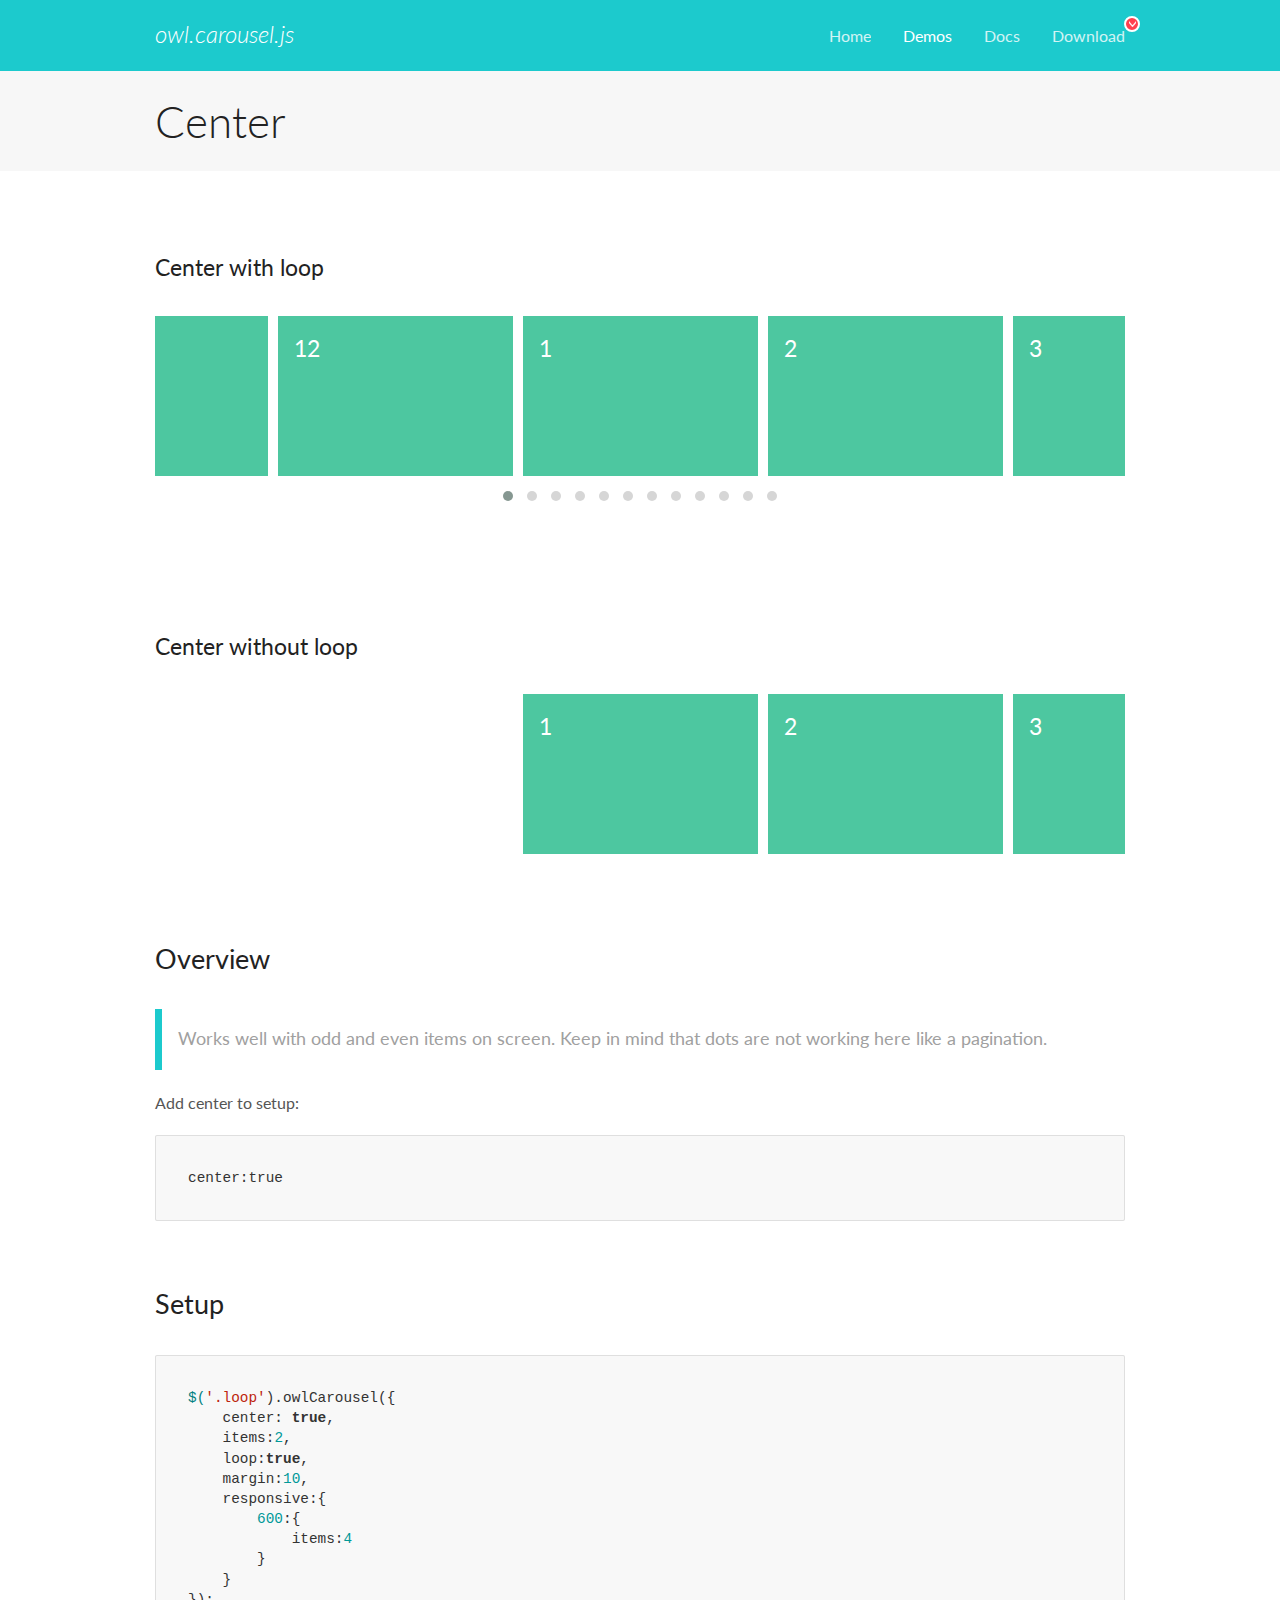
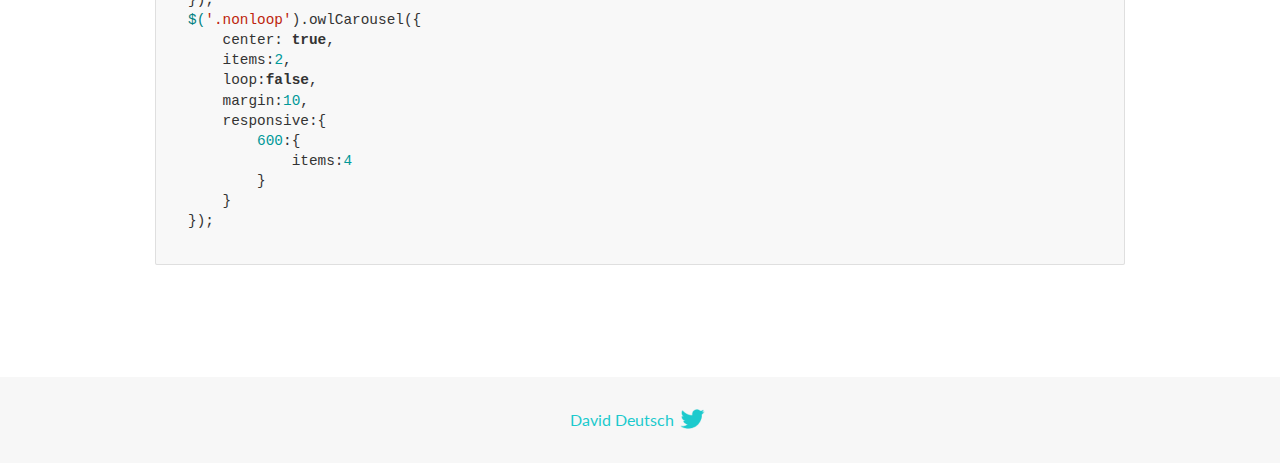
<file: OwlCarousel/docs/demos/center.html>
<!DOCTYPE html>
<html lang="en">
  <head>

    <!-- head -->
    <meta charset="utf-8">
    <meta name="msapplication-tap-highlight" content="no" />
    <meta name="viewport" content="width=device-width, initial-scale=1.0" />
    <meta name="description" content="Center carousel">
    <meta name="author" content="David Deutsch">
    <title>
      Center Demo | Owl Carousel | 2.3.4
    </title>

    <!-- Stylesheets -->
    <link href='https://fonts.googleapis.com/css?family=Lato:300,400,700,400italic,300italic' rel='stylesheet' type='text/css'>
    <link rel="stylesheet" href="../assets/css/docs.theme.min.css">

    <!-- Owl Stylesheets -->
    <link rel="stylesheet" href="../assets/owlcarousel/assets/owl.carousel.min.css">
    <link rel="stylesheet" href="../assets/owlcarousel/assets/owl.theme.default.min.css">

    <!-- HTML5 shim and Respond.js IE8 support of HTML5 elements and media queries -->

    <!--[if lt IE 9]>
      <script src="https://oss.maxcdn.com/libs/html5shiv/3.7.0/html5shiv.js"></script>
      <script src="https://oss.maxcdn.com/libs/respond.js/1.3.0/respond.min.js"></script>
    <![endif]-->

    <!-- Favicons -->
    <link rel="apple-touch-icon-precomposed" sizes="144x144" href="../assets/ico/apple-touch-icon-144-precomposed.png">
    <link rel="shortcut icon" href="../assets/ico/favicon.png">
    <link rel="shortcut icon" href="favicon.ico">

    <!-- Yeah i know js should not be in header. Its required for demos.-->

    <!-- javascript -->
    <script src="../assets/vendors/jquery.min.js"></script>
    <script src="../assets/owlcarousel/owl.carousel.js"></script>
  </head>
  <body>

    <!-- header -->
    <header class="header">
      <div class="row">
        <div class="large-12 columns">
          <div class="brand left">
            <h3>
              <a href="/OwlCarousel2/">owl.carousel.js</a> 
            </h3>
          </div>
          <a id="toggle-nav" class="right">
            <span></span> <span></span> <span></span> 
          </a> 
          <div class="nav-bar">
            <ul class="clearfix">
              <li> <a href="/OwlCarousel2/index.html">Home</a>  </li>
              <li class="active">
                <a href="/OwlCarousel2/demos/demos.html">Demos</a> 
              </li>
              <li> <a href="/OwlCarousel2/docs/started-welcome.html">Docs</a>  </li>
              <li>
                <a href="https://github.com/OwlCarousel2/OwlCarousel2/archive/2.3.4.zip">Download</a> 
                <span class="download"></span> 
              </li>
            </ul>
          </div>
        </div>
      </div>
    </header>

    <!-- title -->
    <section class="title">
      <div class="row">
        <div class="large-12 columns">
          <h1>Center</h1>
        </div>
      </div>
    </section>

    <!--  Demos -->
    <section id="demos">
      <div class="row">
        <div class="large-12 columns">
          <h4 id="center-with-loop">Center with loop</h4>
          <div class="loop owl-carousel owl-theme">
            <div class="item">
              <h4>1</h4>
            </div>
            <div class="item">
              <h4>2</h4>
            </div>
            <div class="item">
              <h4>3</h4>
            </div>
            <div class="item">
              <h4>4</h4>
            </div>
            <div class="item">
              <h4>5</h4>
            </div>
            <div class="item">
              <h4>6</h4>
            </div>
            <div class="item">
              <h4>7</h4>
            </div>
            <div class="item">
              <h4>8</h4>
            </div>
            <div class="item">
              <h4>9</h4>
            </div>
            <div class="item">
              <h4>10</h4>
            </div>
            <div class="item">
              <h4>11</h4>
            </div>
            <div class="item">
              <h4>12</h4>
            </div>
          </div>
          <br>
          <h4 id="center-without-loop">Center without loop</h4>
          <div class="nonloop owl-carousel">
            <div class="item">
              <h4>1</h4>
            </div>
            <div class="item">
              <h4>2</h4>
            </div>
            <div class="item">
              <h4>3</h4>
            </div>
            <div class="item">
              <h4>4</h4>
            </div>
            <div class="item">
              <h4>5</h4>
            </div>
            <div class="item">
              <h4>6</h4>
            </div>
            <div class="item">
              <h4>7</h4>
            </div>
            <div class="item">
              <h4>8</h4>
            </div>
            <div class="item">
              <h4>9</h4>
            </div>
            <div class="item">
              <h4>10</h4>
            </div>
            <div class="item">
              <h4>11</h4>
            </div>
            <div class="item">
              <h4>12</h4>
            </div>
          </div>
          <h3 id="overview">Overview</h3>
          <blockquote>
            <p>Works well with odd and even items on screen. Keep in mind that dots are not working here like a pagination.</p>
          </blockquote>
          <p>Add center to setup:</p>
          <pre><code>center:true</code></pre>
          <h3 id="setup">Setup</h3>
          <pre><code>$(&#39;.loop&#39;).owlCarousel({
    center: true,
    items:2,
    loop:true,
    margin:10,
    responsive:{
        600:{
            items:4
        }
    }
});
$(&#39;.nonloop&#39;).owlCarousel({
    center: true,
    items:2,
    loop:false,
    margin:10,
    responsive:{
        600:{
            items:4
        }
    }
});</code></pre>
          <script>
            jQuery(document).ready(function($) {
              $('.loop').owlCarousel({
                center: true,
                items: 2,
                loop: true,
                margin: 10,
                responsive: {
                  600: {
                    items: 4
                  }
                }
              });
              $('.nonloop').owlCarousel({
                center: true,
                items: 2,
                loop: false,
                margin: 10,
                responsive: {
                  600: {
                    items: 4
                  }
                }
              });
            });
          </script>
        </div>
      </div>
    </section>

    <!-- footer -->
    <footer class="footer">
      <div class="row">
        <div class="large-12 columns">
          <h5>
            <a href="/OwlCarousel2/docs/support-contact.html">David Deutsch</a> 
            <a id="custom-tweet-button" href="https://twitter.com/share?url=https://github.com/OwlCarousel2/OwlCarousel2&text=Owl Carousel - This is so awesome! " target="_blank"></a> 
          </h5>
        </div>
      </div>
    </footer>

    <!-- vendors -->
    <script src="../assets/vendors/highlight.js"></script>
    <script src="../assets/js/app.js"></script>
  </body>
</html>
</file>
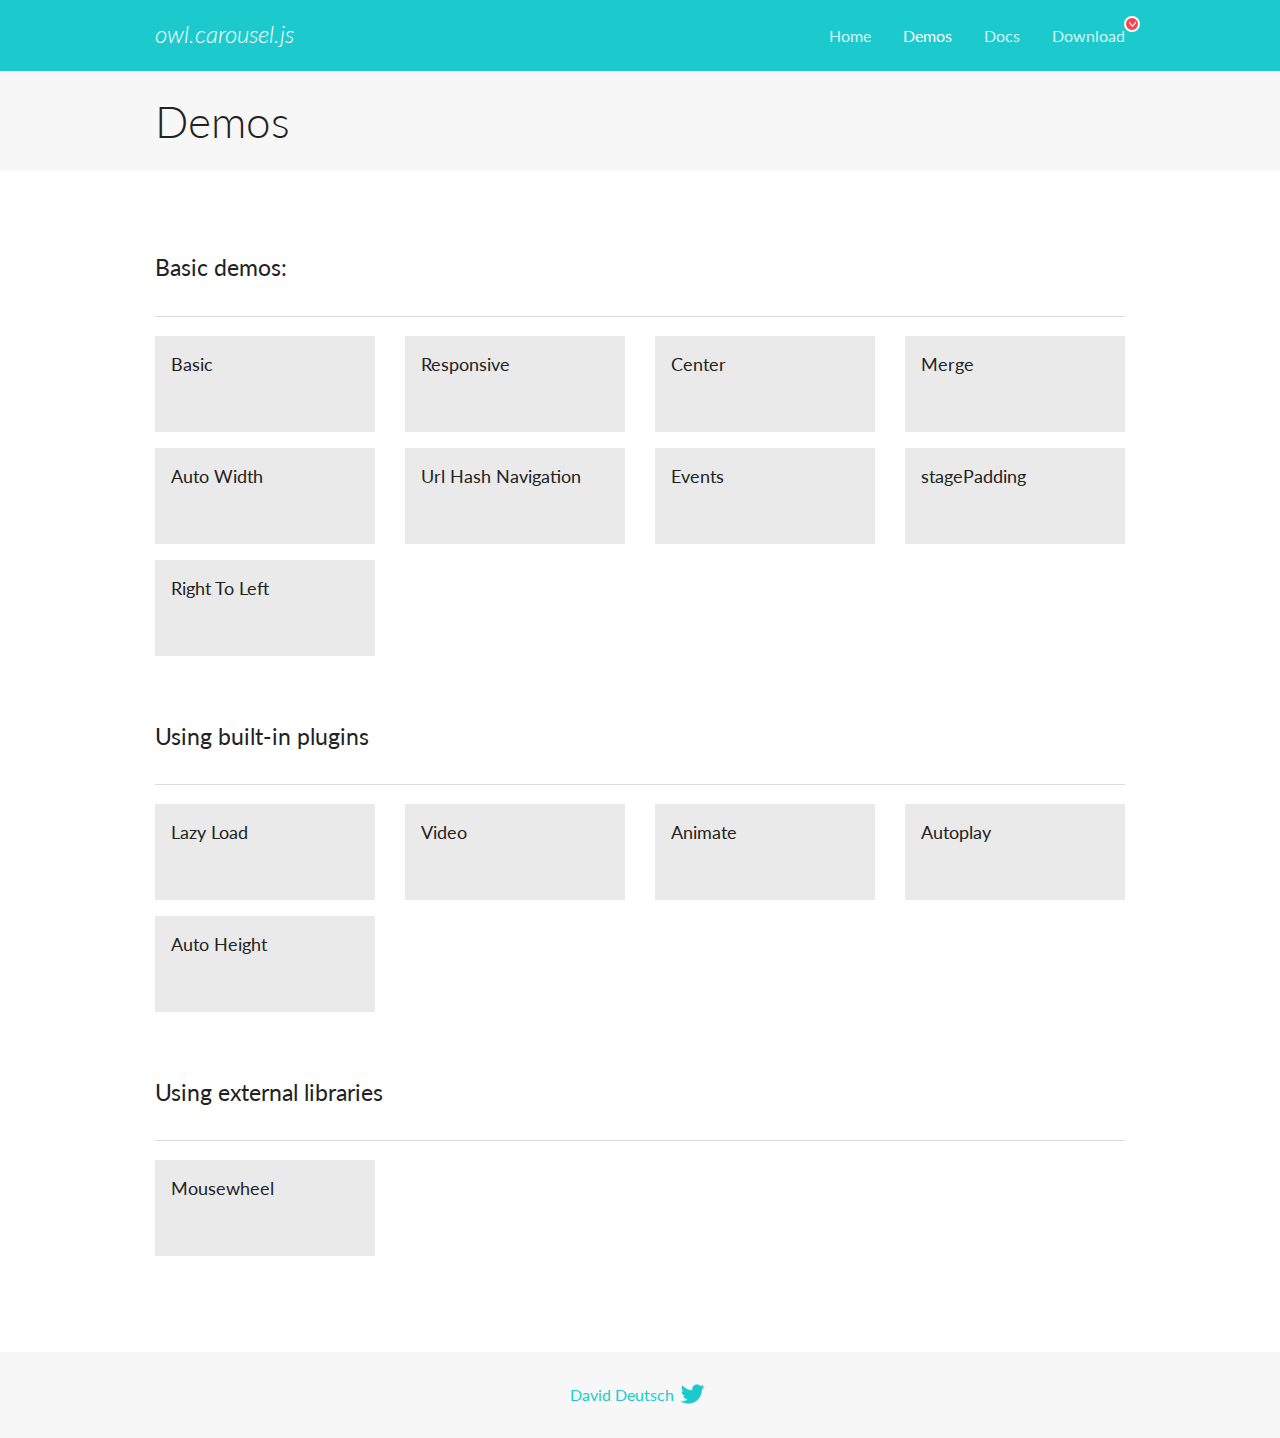
<file: OwlCarousel/docs/demos/demos.html>
<!DOCTYPE html>
<html lang="en">
  <head>

    <!-- head -->
    <meta charset="utf-8">
    <meta name="msapplication-tap-highlight" content="no" />
    <meta name="viewport" content="width=device-width, initial-scale=1.0" />
    <meta name="description" content="A list of Owl Carousel examples.">
    <meta name="author" content="David Deutsch">
    <title>
      Demos | Owl Carousel | 2.3.4
    </title>

    <!-- Stylesheets -->
    <link href='https://fonts.googleapis.com/css?family=Lato:300,400,700,400italic,300italic' rel='stylesheet' type='text/css'>
    <link rel="stylesheet" href="../assets/css/docs.theme.min.css">

    <!-- Owl Stylesheets -->
    <link rel="stylesheet" href="../assets/owlcarousel/assets/owl.carousel.min.css">
    <link rel="stylesheet" href="../assets/owlcarousel/assets/owl.theme.default.min.css">

    <!-- HTML5 shim and Respond.js IE8 support of HTML5 elements and media queries -->

    <!--[if lt IE 9]>
      <script src="https://oss.maxcdn.com/libs/html5shiv/3.7.0/html5shiv.js"></script>
      <script src="https://oss.maxcdn.com/libs/respond.js/1.3.0/respond.min.js"></script>
    <![endif]-->

    <!-- Favicons -->
    <link rel="apple-touch-icon-precomposed" sizes="144x144" href="../assets/ico/apple-touch-icon-144-precomposed.png">
    <link rel="shortcut icon" href="../assets/ico/favicon.png">
    <link rel="shortcut icon" href="favicon.ico">

    <!-- Yeah i know js should not be in header. Its required for demos.-->

    <!-- javascript -->
    <script src="../assets/vendors/jquery.min.js"></script>
    <script src="../assets/owlcarousel/owl.carousel.js"></script>
  </head>
  <body>

    <!-- header -->
    <header class="header">
      <div class="row">
        <div class="large-12 columns">
          <div class="brand left">
            <h3>
              <a href="/OwlCarousel2/">owl.carousel.js</a> 
            </h3>
          </div>
          <a id="toggle-nav" class="right">
            <span></span> <span></span> <span></span> 
          </a> 
          <div class="nav-bar">
            <ul class="clearfix">
              <li> <a href="/OwlCarousel2/index.html">Home</a>  </li>
              <li class="active">
                <a href="/OwlCarousel2/demos/demos.html">Demos</a> 
              </li>
              <li> <a href="/OwlCarousel2/docs/started-welcome.html">Docs</a>  </li>
              <li>
                <a href="https://github.com/OwlCarousel2/OwlCarousel2/archive/2.3.4.zip">Download</a> 
                <span class="download"></span> 
              </li>
            </ul>
          </div>
        </div>
      </div>
    </header>

    <!-- title -->
    <section class="title">
      <div class="row">
        <div class="large-12 columns">
          <h1>Demos</h1>
        </div>
      </div>
    </section>

    <!--  Demos -->
    <section id="demos">
      <div class="row">
        <div class="large-12 columns">
          <h4 id="basic-demos-">Basic demos:</h4>
          <hr>
          <div class="demo-list">
            <div class="row">
              <div class="small-6 medium-4 large-3 columns">
                <a href="basic.html" class="demo-block">
                  <h5>Basic </h5>
                </a> 
              </div>
              <div class="small-6 medium-4 large-3 columns">
                <a href="responsive.html" class="demo-block">
                  <h5>Responsive </h5>
                </a> 
              </div>
              <div class="small-6 medium-4 large-3 columns">
                <a href="center.html" class="demo-block">
                  <h5>Center </h5>
                </a> 
              </div>
              <div class="small-6 medium-4 large-3 columns">
                <a href="merge.html" class="demo-block">
                  <h5>Merge </h5>
                </a> 
              </div>
              <div class="small-6 medium-4 large-3 columns">
                <a href="autowidth.html" class="demo-block">
                  <h5>Auto Width </h5>
                </a> 
              </div>
              <div class="small-6 medium-4 large-3 columns">
                <a href="urlhashnav.html" class="demo-block">
                  <h5>Url Hash Navigation </h5>
                </a> 
              </div>
              <div class="small-6 medium-4 large-3 columns">
                <a href="events.html" class="demo-block">
                  <h5>Events </h5>
                </a> 
              </div>
              <div class="small-6 medium-4 large-3 columns">
                <a href="stagepadding.html" class="demo-block">
                  <h5>stagePadding </h5>
                </a> 
              </div>
              <div class="small-6 medium-4 large-3 columns">
                <a href="rtl.html" class="demo-block">
                  <h5>Right To Left </h5>
                </a> 
              </div>
            </div>
          </div>
          <h4 id="using-built-in-plugins">Using built-in plugins</h4>
          <hr>
          <div class="demo-list">
            <div class="row">
              <div class="small-6 medium-4 large-3 columns">
                <a href="lazyLoad.html" class="demo-block">
                  <h5>Lazy Load </h5>
                </a> 
              </div>
              <div class="small-6 medium-4 large-3 columns">
                <a href="video.html" class="demo-block">
                  <h5>Video </h5>
                </a> 
              </div>
              <div class="small-6 medium-4 large-3 columns">
                <a href="animate.html" class="demo-block">
                  <h5>Animate </h5>
                </a> 
              </div>
              <div class="small-6 medium-4 large-3 columns">
                <a href="autoplay.html" class="demo-block">
                  <h5>Autoplay </h5>
                </a> 
              </div>
              <div class="small-6 medium-4 large-3 columns">
                <a href="autoheight.html" class="demo-block">
                  <h5>Auto Height </h5>
                </a> 
              </div>
            </div>
          </div>
          <h4 id="using-external-libraries">Using external libraries</h4>
          <hr>
          <div class="demo-list">
            <div class="row">
              <div class="small-6 medium-4 large-3 columns">
                <a href="mousewheel.html" class="demo-block">
                  <h5>Mousewheel </h5>
                </a> 
              </div>
            </div>
          </div>
        </div>
      </div>
    </section>

    <!-- footer -->
    <footer class="footer">
      <div class="row">
        <div class="large-12 columns">
          <h5>
            <a href="/OwlCarousel2/docs/support-contact.html">David Deutsch</a> 
            <a id="custom-tweet-button" href="https://twitter.com/share?url=https://github.com/OwlCarousel2/OwlCarousel2&text=Owl Carousel - This is so awesome! " target="_blank"></a> 
          </h5>
        </div>
      </div>
    </footer>

    <!-- vendors -->
    <script src="../assets/vendors/highlight.js"></script>
    <script src="../assets/js/app.js"></script>
  </body>
</html>
</file>
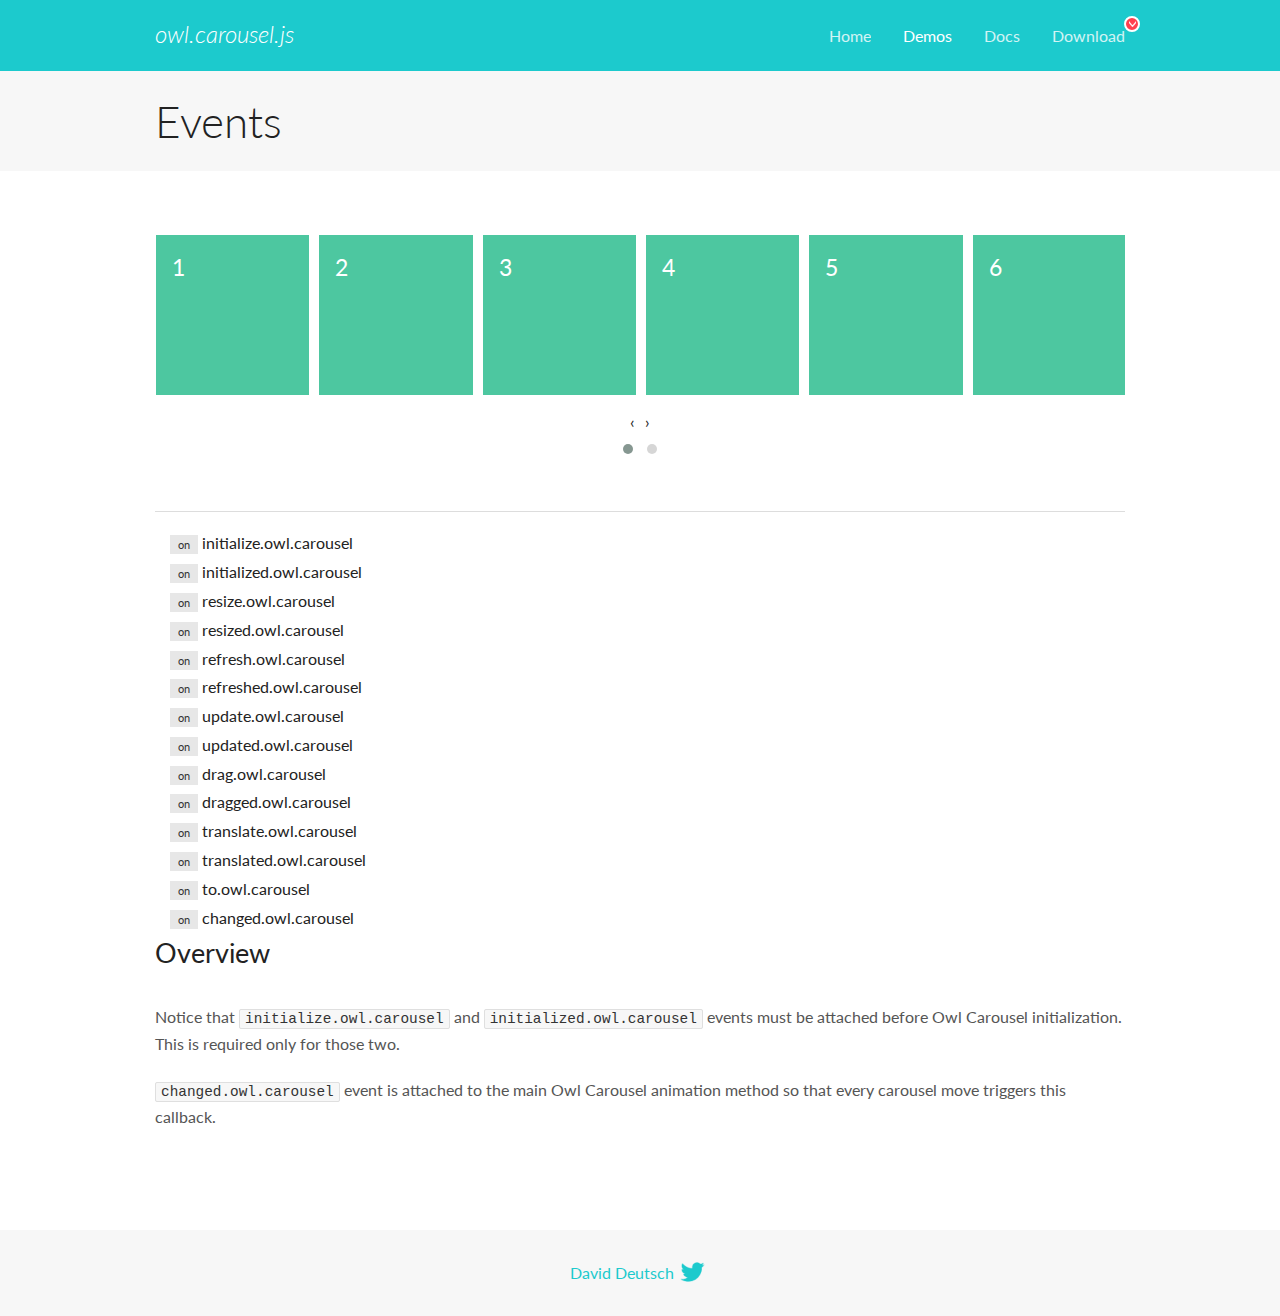
<file: OwlCarousel/docs/demos/events.html>
<!DOCTYPE html>
<html lang="en">
  <head>

    <!-- head -->
    <meta charset="utf-8">
    <meta name="msapplication-tap-highlight" content="no" />
    <meta name="viewport" content="width=device-width, initial-scale=1.0" />
    <meta name="description" content="Events usage demo">
    <meta name="author" content="David Deutsch">
    <title>
      Events Demo | Owl Carousel | 2.3.4
    </title>

    <!-- Stylesheets -->
    <link href='https://fonts.googleapis.com/css?family=Lato:300,400,700,400italic,300italic' rel='stylesheet' type='text/css'>
    <link rel="stylesheet" href="../assets/css/docs.theme.min.css">

    <!-- Owl Stylesheets -->
    <link rel="stylesheet" href="../assets/owlcarousel/assets/owl.carousel.min.css">
    <link rel="stylesheet" href="../assets/owlcarousel/assets/owl.theme.default.min.css">

    <!-- HTML5 shim and Respond.js IE8 support of HTML5 elements and media queries -->

    <!--[if lt IE 9]>
      <script src="https://oss.maxcdn.com/libs/html5shiv/3.7.0/html5shiv.js"></script>
      <script src="https://oss.maxcdn.com/libs/respond.js/1.3.0/respond.min.js"></script>
    <![endif]-->

    <!-- Favicons -->
    <link rel="apple-touch-icon-precomposed" sizes="144x144" href="../assets/ico/apple-touch-icon-144-precomposed.png">
    <link rel="shortcut icon" href="../assets/ico/favicon.png">
    <link rel="shortcut icon" href="favicon.ico">

    <!-- Yeah i know js should not be in header. Its required for demos.-->

    <!-- javascript -->
    <script src="../assets/vendors/jquery.min.js"></script>
    <script src="../assets/owlcarousel/owl.carousel.js"></script>
  </head>
  <body>

    <!-- header -->
    <header class="header">
      <div class="row">
        <div class="large-12 columns">
          <div class="brand left">
            <h3>
              <a href="/OwlCarousel2/">owl.carousel.js</a> 
            </h3>
          </div>
          <a id="toggle-nav" class="right">
            <span></span> <span></span> <span></span> 
          </a> 
          <div class="nav-bar">
            <ul class="clearfix">
              <li> <a href="/OwlCarousel2/index.html">Home</a>  </li>
              <li class="active">
                <a href="/OwlCarousel2/demos/demos.html">Demos</a> 
              </li>
              <li> <a href="/OwlCarousel2/docs/started-welcome.html">Docs</a>  </li>
              <li>
                <a href="https://github.com/OwlCarousel2/OwlCarousel2/archive/2.3.4.zip">Download</a> 
                <span class="download"></span> 
              </li>
            </ul>
          </div>
        </div>
      </div>
    </header>

    <!-- title -->
    <section class="title">
      <div class="row">
        <div class="large-12 columns">
          <h1>Events</h1>
        </div>
      </div>
    </section>

    <!--  Demos -->
    <section id="demos">
      <div class="row">
        <div class="large-12 columns">
          <div class="owl-carousel owl-theme">
            <div class="item">
              <h4>1</h4>
            </div>
            <div class="item">
              <h4>2</h4>
            </div>
            <div class="item">
              <h4>3</h4>
            </div>
            <div class="item">
              <h4>4</h4>
            </div>
            <div class="item">
              <h4>5</h4>
            </div>
            <div class="item">
              <h4>6</h4>
            </div>
            <div class="item">
              <h4>7</h4>
            </div>
            <div class="item">
              <h4>8</h4>
            </div>
            <div class="item">
              <h4>9</h4>
            </div>
            <div class="item">
              <h4>10</h4>
            </div>
            <div class="item">
              <h4>11</h4>
            </div>
            <div class="item">
              <h4>12</h4>
            </div>
          </div>
          <hr>
          <div class="large-12 columns callbacks">
            <div><span class="label secondary initialize">on</span>  initialize.owl.carousel </div>
            <div><span class="label secondary initialized">on</span>  initialized.owl.carousel </div>
            <div><span class="label secondary resize">on</span>  resize.owl.carousel </div>
            <div><span class="label secondary resized">on</span>  resized.owl.carousel </div>
            <div><span class="label secondary refresh">on</span>  refresh.owl.carousel </div>
            <div><span class="label secondary refreshed">on</span>  refreshed.owl.carousel </div>
            <div><span class="label secondary update">on</span>  update.owl.carousel </div>
            <div><span class="label secondary updated">on</span>  updated.owl.carousel </div>
            <div><span class="label secondary drag">on</span>  drag.owl.carousel </div>
            <div><span class="label secondary dragged">on</span>  dragged.owl.carousel </div>
            <div><span class="label secondary translate">on</span>  translate.owl.carousel </div>
            <div><span class="label secondary translated">on</span>  translated.owl.carousel </div>
            <div><span class="label secondary to">on</span>  to.owl.carousel </div>
            <div><span class="label secondary changed">on</span>  changed.owl.carousel </div>
          </div>
          <h3 id="overview">Overview</h3>
          <p>Notice that <code>initialize.owl.carousel</code> and <code>initialized.owl.carousel</code> events must be attached before Owl Carousel initialization. This is required only for those two.</p>
          <p><code>changed.owl.carousel</code> event is attached to the main Owl Carousel animation method so that every carousel move triggers this callback.</p>
          <script>
            jQuery(document).ready(function($) {
              var owl = $('.owl-carousel');
              owl.on('initialize.owl.carousel initialized.owl.carousel ' +
                'initialize.owl.carousel initialize.owl.carousel ' +
                'resize.owl.carousel resized.owl.carousel ' +
                'refresh.owl.carousel refreshed.owl.carousel ' +
                'update.owl.carousel updated.owl.carousel ' +
                'drag.owl.carousel dragged.owl.carousel ' +
                'translate.owl.carousel translated.owl.carousel ' +
                'to.owl.carousel changed.owl.carousel',
                function(e) {
                  $('.' + e.type)
                    .removeClass('secondary')
                    .addClass('success');
                  window.setTimeout(function() {
                    $('.' + e.type)
                      .removeClass('success')
                      .addClass('secondary');
                  }, 500);
                });
              owl.owlCarousel({
                loop: true,
                nav: true,
                lazyLoad: true,
                margin: 10,
                video: true,
                responsive: {
                  0: {
                    items: 1
                  },
                  600: {
                    items: 3
                  },
                  960: {
                    items: 5,
                  },
                  1200: {
                    items: 6
                  }
                }
              });
            });
          </script>
        </div>
      </div>
    </section>

    <!-- footer -->
    <footer class="footer">
      <div class="row">
        <div class="large-12 columns">
          <h5>
            <a href="/OwlCarousel2/docs/support-contact.html">David Deutsch</a> 
            <a id="custom-tweet-button" href="https://twitter.com/share?url=https://github.com/OwlCarousel2/OwlCarousel2&text=Owl Carousel - This is so awesome! " target="_blank"></a> 
          </h5>
        </div>
      </div>
    </footer>

    <!-- vendors -->
    <script src="../assets/vendors/highlight.js"></script>
    <script src="../assets/js/app.js"></script>
  </body>
</html>
</file>
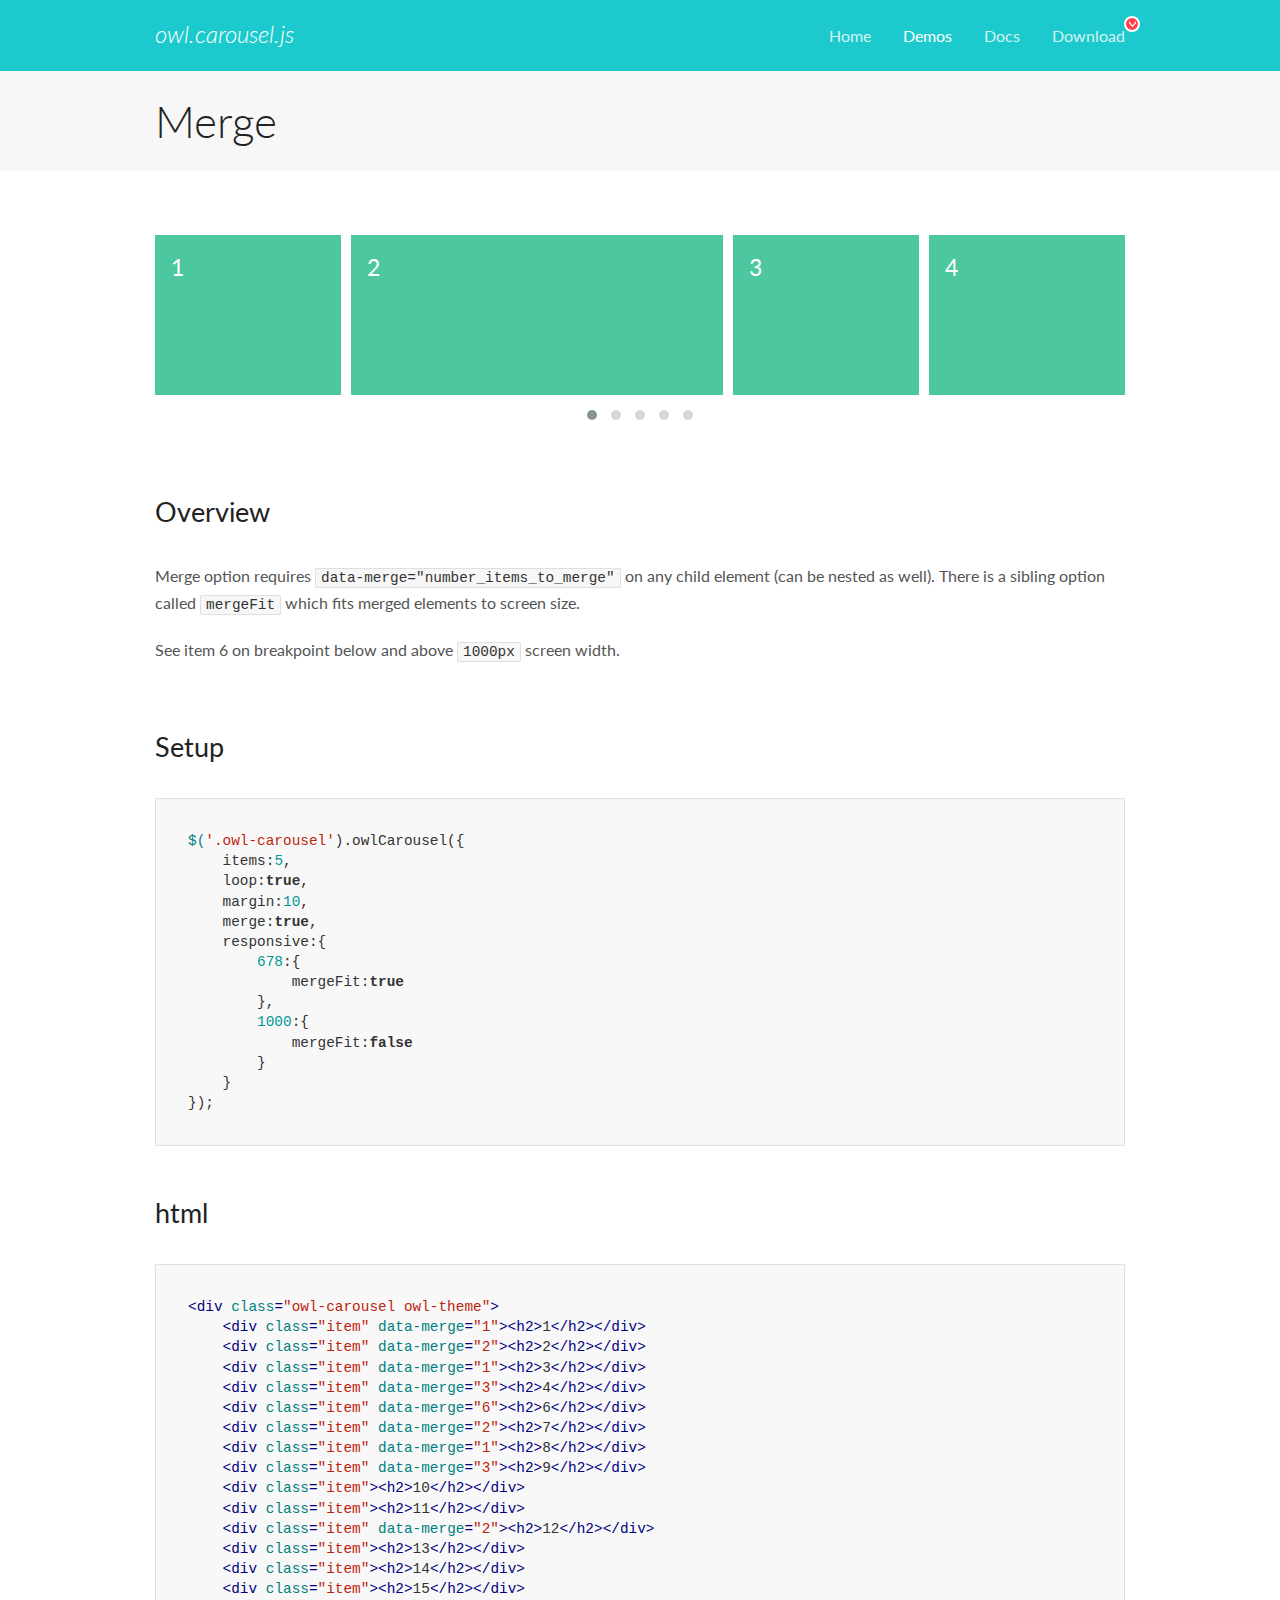
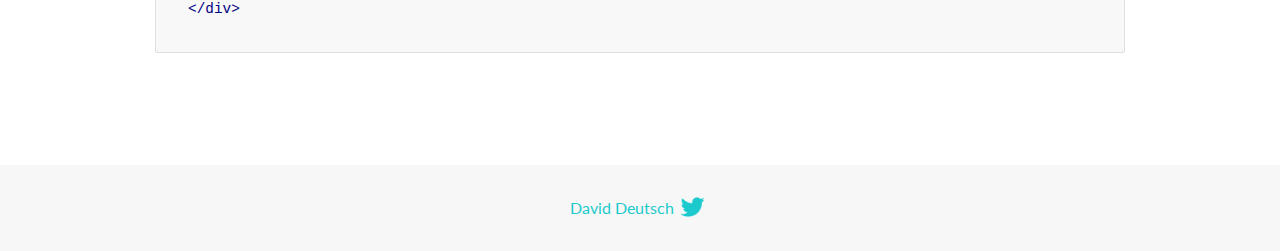
<file: OwlCarousel/docs/demos/merge.html>
<!DOCTYPE html>
<html lang="en">
  <head>

    <!-- head -->
    <meta charset="utf-8">
    <meta name="msapplication-tap-highlight" content="no" />
    <meta name="viewport" content="width=device-width, initial-scale=1.0" />
    <meta name="description" content="Merge Items">
    <meta name="author" content="David Deutsch">
    <title>
      Merge Demo | Owl Carousel | 2.3.4
    </title>

    <!-- Stylesheets -->
    <link href='https://fonts.googleapis.com/css?family=Lato:300,400,700,400italic,300italic' rel='stylesheet' type='text/css'>
    <link rel="stylesheet" href="../assets/css/docs.theme.min.css">

    <!-- Owl Stylesheets -->
    <link rel="stylesheet" href="../assets/owlcarousel/assets/owl.carousel.min.css">
    <link rel="stylesheet" href="../assets/owlcarousel/assets/owl.theme.default.min.css">

    <!-- HTML5 shim and Respond.js IE8 support of HTML5 elements and media queries -->

    <!--[if lt IE 9]>
      <script src="https://oss.maxcdn.com/libs/html5shiv/3.7.0/html5shiv.js"></script>
      <script src="https://oss.maxcdn.com/libs/respond.js/1.3.0/respond.min.js"></script>
    <![endif]-->

    <!-- Favicons -->
    <link rel="apple-touch-icon-precomposed" sizes="144x144" href="../assets/ico/apple-touch-icon-144-precomposed.png">
    <link rel="shortcut icon" href="../assets/ico/favicon.png">
    <link rel="shortcut icon" href="favicon.ico">

    <!-- Yeah i know js should not be in header. Its required for demos.-->

    <!-- javascript -->
    <script src="../assets/vendors/jquery.min.js"></script>
    <script src="../assets/owlcarousel/owl.carousel.js"></script>
  </head>
  <body>

    <!-- header -->
    <header class="header">
      <div class="row">
        <div class="large-12 columns">
          <div class="brand left">
            <h3>
              <a href="/OwlCarousel2/">owl.carousel.js</a> 
            </h3>
          </div>
          <a id="toggle-nav" class="right">
            <span></span> <span></span> <span></span> 
          </a> 
          <div class="nav-bar">
            <ul class="clearfix">
              <li> <a href="/OwlCarousel2/index.html">Home</a>  </li>
              <li class="active">
                <a href="/OwlCarousel2/demos/demos.html">Demos</a> 
              </li>
              <li> <a href="/OwlCarousel2/docs/started-welcome.html">Docs</a>  </li>
              <li>
                <a href="https://github.com/OwlCarousel2/OwlCarousel2/archive/2.3.4.zip">Download</a> 
                <span class="download"></span> 
              </li>
            </ul>
          </div>
        </div>
      </div>
    </header>

    <!-- title -->
    <section class="title">
      <div class="row">
        <div class="large-12 columns">
          <h1>Merge</h1>
        </div>
      </div>
    </section>

    <!--  Demos -->
    <section id="demos">
      <div class="row">
        <div class="large-12 columns">
          <div class="owl-carousel owl-theme">
            <div class="item" data-merge="1">
              <h4>1</h4>
            </div>
            <div class="item" data-merge="2">
              <h4>2</h4>
            </div>
            <div class="item" data-merge="1">
              <h4>3</h4>
            </div>
            <div class="item" data-merge="3">
              <h4>4</h4>
            </div>
            <div class="item" data-merge="6">
              <h4>6</h4>
            </div>
            <div class="item" data-merge="2">
              <h4>7</h4>
            </div>
            <div class="item" data-merge="1">
              <h4>8</h4>
            </div>
            <div class="item" data-merge="3">
              <h4>9</h4>
            </div>
            <div class="item">
              <h4>10</h4>
            </div>
            <div class="item">
              <h4>11</h4>
            </div>
            <div class="item" data-merge="2">
              <h4>12</h4>
            </div>
            <div class="item">
              <h4>13</h4>
            </div>
            <div class="item">
              <h4>14</h4>
            </div>
            <div class="item">
              <h4>15</h4>
            </div>
          </div>
          <h3 id="overview">Overview</h3>
          <p>Merge option requires <code>data-merge=&quot;number_items_to_merge&quot;</code> on any child element (can be nested as well). There is a sibling option called <code>mergeFit</code> which fits merged elements to screen size. </p>
          <p>See item 6 on breakpoint below and above <code>1000px</code> screen width.</p>
          <h3 id="setup">Setup</h3>
          <pre><code>$(&#39;.owl-carousel&#39;).owlCarousel({
    items:5,
    loop:true,
    margin:10,
    merge:true,
    responsive:{
        678:{
            mergeFit:true
        },
        1000:{
            mergeFit:false
        }
    }
});</code></pre>
          <h3 id="html">html</h3>
          <pre><code>&lt;div class=&quot;owl-carousel owl-theme&quot;&gt;
    &lt;div class=&quot;item&quot; data-merge=&quot;1&quot;&gt;&lt;h2&gt;1&lt;/h2&gt;&lt;/div&gt;
    &lt;div class=&quot;item&quot; data-merge=&quot;2&quot;&gt;&lt;h2&gt;2&lt;/h2&gt;&lt;/div&gt;
    &lt;div class=&quot;item&quot; data-merge=&quot;1&quot;&gt;&lt;h2&gt;3&lt;/h2&gt;&lt;/div&gt;
    &lt;div class=&quot;item&quot; data-merge=&quot;3&quot;&gt;&lt;h2&gt;4&lt;/h2&gt;&lt;/div&gt;
    &lt;div class=&quot;item&quot; data-merge=&quot;6&quot;&gt;&lt;h2&gt;6&lt;/h2&gt;&lt;/div&gt;
    &lt;div class=&quot;item&quot; data-merge=&quot;2&quot;&gt;&lt;h2&gt;7&lt;/h2&gt;&lt;/div&gt;
    &lt;div class=&quot;item&quot; data-merge=&quot;1&quot;&gt;&lt;h2&gt;8&lt;/h2&gt;&lt;/div&gt;
    &lt;div class=&quot;item&quot; data-merge=&quot;3&quot;&gt;&lt;h2&gt;9&lt;/h2&gt;&lt;/div&gt;
    &lt;div class=&quot;item&quot;&gt;&lt;h2&gt;10&lt;/h2&gt;&lt;/div&gt;
    &lt;div class=&quot;item&quot;&gt;&lt;h2&gt;11&lt;/h2&gt;&lt;/div&gt;
    &lt;div class=&quot;item&quot; data-merge=&quot;2&quot;&gt;&lt;h2&gt;12&lt;/h2&gt;&lt;/div&gt;
    &lt;div class=&quot;item&quot;&gt;&lt;h2&gt;13&lt;/h2&gt;&lt;/div&gt;
    &lt;div class=&quot;item&quot;&gt;&lt;h2&gt;14&lt;/h2&gt;&lt;/div&gt;
    &lt;div class=&quot;item&quot;&gt;&lt;h2&gt;15&lt;/h2&gt;&lt;/div&gt;
&lt;/div&gt;</code></pre>
          <script>
            $(document).ready(function() {
              $('.owl-carousel').owlCarousel({
                items: 5,
                loop: true,
                margin: 10,
                merge: true,
                responsive: {
                  678: {
                    mergeFit: true
                  },
                  1000: {
                    mergeFit: false
                  }
                }
              });
            })
          </script>
        </div>
      </div>
    </section>

    <!-- footer -->
    <footer class="footer">
      <div class="row">
        <div class="large-12 columns">
          <h5>
            <a href="/OwlCarousel2/docs/support-contact.html">David Deutsch</a> 
            <a id="custom-tweet-button" href="https://twitter.com/share?url=https://github.com/OwlCarousel2/OwlCarousel2&text=Owl Carousel - This is so awesome! " target="_blank"></a> 
          </h5>
        </div>
      </div>
    </footer>

    <!-- vendors -->
    <script src="../assets/vendors/highlight.js"></script>
    <script src="../assets/js/app.js"></script>
  </body>
</html>
</file>
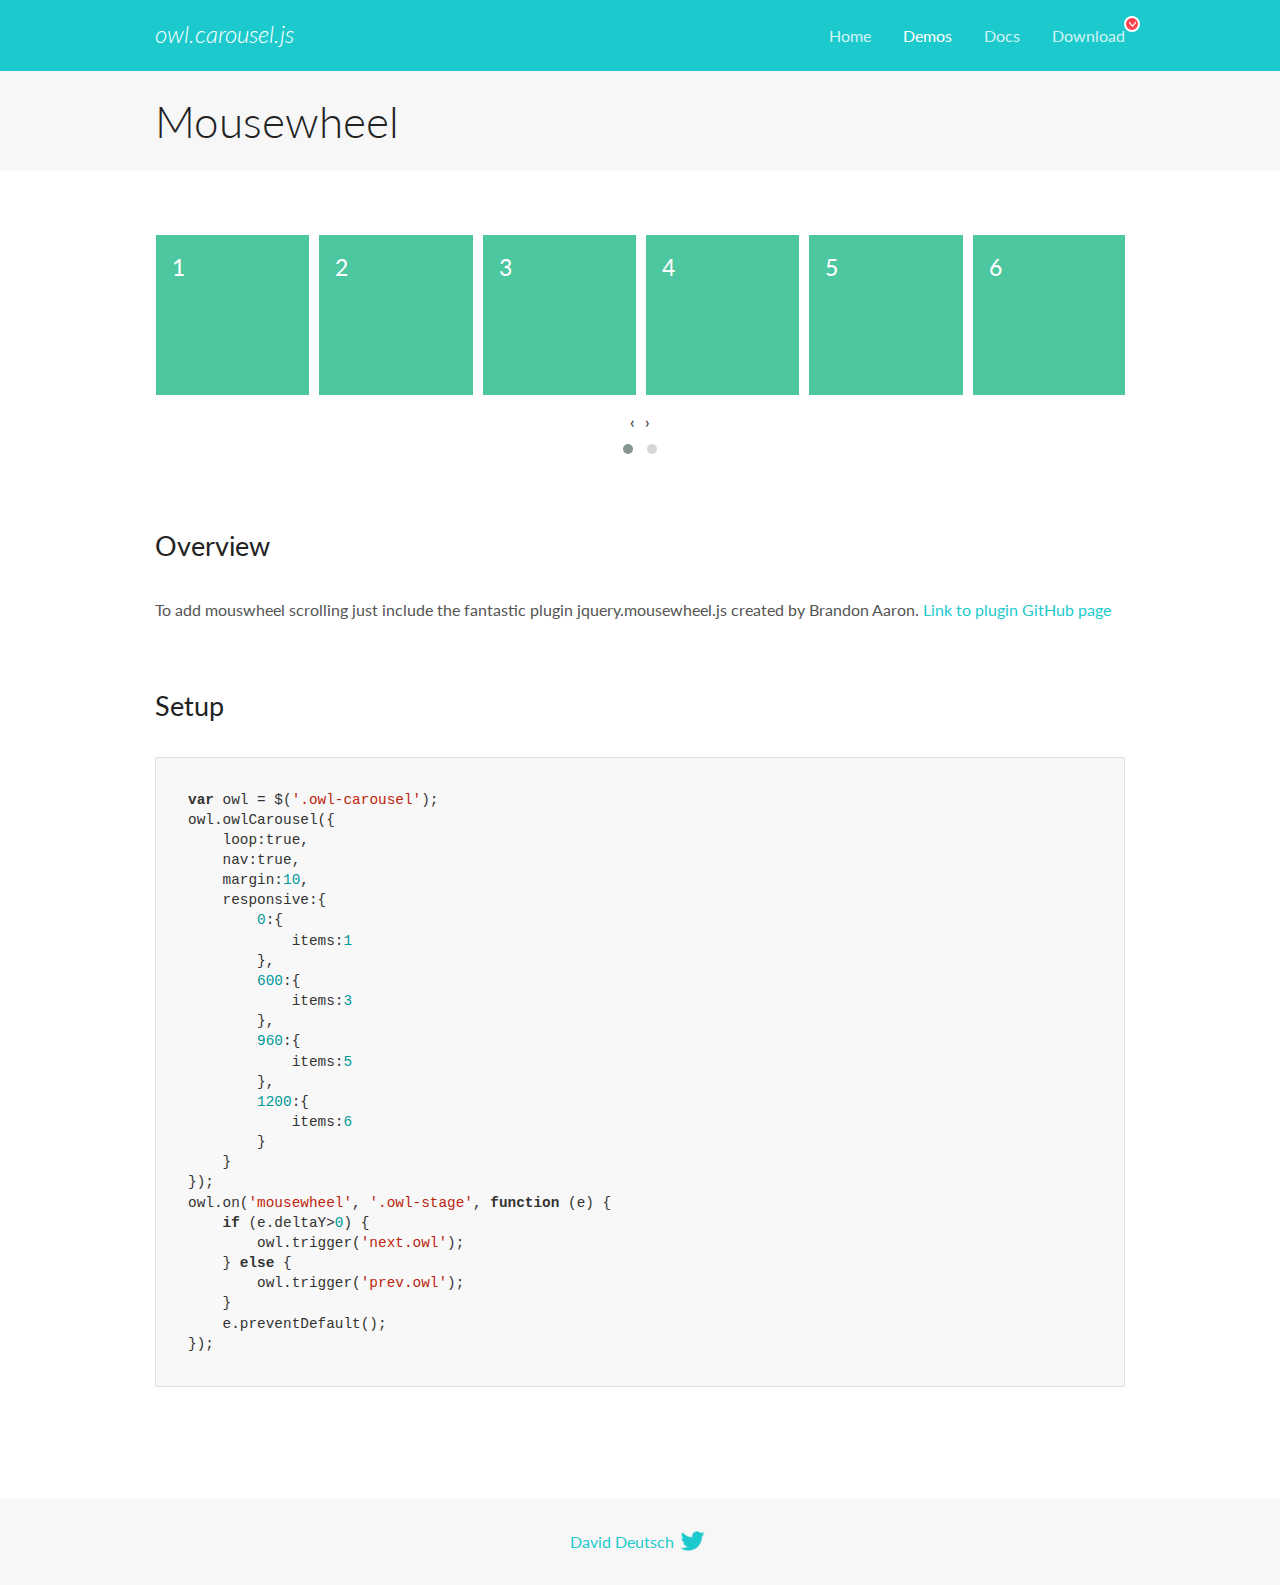
<file: OwlCarousel/docs/demos/mousewheel.html>
<!DOCTYPE html>
<html lang="en">
  <head>

    <!-- head -->
    <meta charset="utf-8">
    <meta name="msapplication-tap-highlight" content="no" />
    <meta name="viewport" content="width=device-width, initial-scale=1.0" />
    <meta name="description" content="Mousewheel usage demo">
    <meta name="author" content="David Deutsch">
    <title>
      Mousewheel Demo | Owl Carousel | 2.3.4
    </title>

    <!-- Stylesheets -->
    <link href='https://fonts.googleapis.com/css?family=Lato:300,400,700,400italic,300italic' rel='stylesheet' type='text/css'>
    <link rel="stylesheet" href="../assets/css/docs.theme.min.css">

    <!-- Owl Stylesheets -->
    <link rel="stylesheet" href="../assets/owlcarousel/assets/owl.carousel.min.css">
    <link rel="stylesheet" href="../assets/owlcarousel/assets/owl.theme.default.min.css">

    <!-- HTML5 shim and Respond.js IE8 support of HTML5 elements and media queries -->

    <!--[if lt IE 9]>
      <script src="https://oss.maxcdn.com/libs/html5shiv/3.7.0/html5shiv.js"></script>
      <script src="https://oss.maxcdn.com/libs/respond.js/1.3.0/respond.min.js"></script>
    <![endif]-->

    <!-- Favicons -->
    <link rel="apple-touch-icon-precomposed" sizes="144x144" href="../assets/ico/apple-touch-icon-144-precomposed.png">
    <link rel="shortcut icon" href="../assets/ico/favicon.png">
    <link rel="shortcut icon" href="favicon.ico">

    <!-- Yeah i know js should not be in header. Its required for demos.-->

    <!-- javascript -->
    <script src="../assets/vendors/jquery.min.js"></script>
    <script src="../assets/owlcarousel/owl.carousel.js"></script>
  </head>
  <body>

    <!-- header -->
    <header class="header">
      <div class="row">
        <div class="large-12 columns">
          <div class="brand left">
            <h3>
              <a href="/OwlCarousel2/">owl.carousel.js</a> 
            </h3>
          </div>
          <a id="toggle-nav" class="right">
            <span></span> <span></span> <span></span> 
          </a> 
          <div class="nav-bar">
            <ul class="clearfix">
              <li> <a href="/OwlCarousel2/index.html">Home</a>  </li>
              <li class="active">
                <a href="/OwlCarousel2/demos/demos.html">Demos</a> 
              </li>
              <li> <a href="/OwlCarousel2/docs/started-welcome.html">Docs</a>  </li>
              <li>
                <a href="https://github.com/OwlCarousel2/OwlCarousel2/archive/2.3.4.zip">Download</a> 
                <span class="download"></span> 
              </li>
            </ul>
          </div>
        </div>
      </div>
    </header>

    <!-- title -->
    <section class="title">
      <div class="row">
        <div class="large-12 columns">
          <h1>Mousewheel</h1>
        </div>
      </div>
    </section>

    <!--  Demos -->
    <section id="demos">
      <div class="row">
        <div class="large-12 columns">
          <div class="owl-carousel owl-theme">
            <div class="item">
              <h4>1</h4>
            </div>
            <div class="item">
              <h4>2</h4>
            </div>
            <div class="item">
              <h4>3</h4>
            </div>
            <div class="item">
              <h4>4</h4>
            </div>
            <div class="item">
              <h4>5</h4>
            </div>
            <div class="item">
              <h4>6</h4>
            </div>
            <div class="item">
              <h4>7</h4>
            </div>
            <div class="item">
              <h4>8</h4>
            </div>
            <div class="item">
              <h4>9</h4>
            </div>
            <div class="item">
              <h4>10</h4>
            </div>
            <div class="item">
              <h4>11</h4>
            </div>
            <div class="item">
              <h4>12</h4>
            </div>
          </div>
          <h3 id="overview">Overview</h3>
          <p>To add mouswheel scrolling just include the fantastic plugin jquery.mousewheel.js created by Brandon Aaron.
            <a href="https://github.com/brandonaaron/jquery-mousewheel">Link to plugin GitHub page</a> 
          </p>
          <h3 id="setup">Setup</h3>
          <pre><code>var owl = $(&#39;.owl-carousel&#39;);
owl.owlCarousel({
    loop:true,
    nav:true,
    margin:10,
    responsive:{
        0:{
            items:1
        },
        600:{
            items:3
        },            
        960:{
            items:5
        },
        1200:{
            items:6
        }
    }
});
owl.on(&#39;mousewheel&#39;, &#39;.owl-stage&#39;, function (e) {
    if (e.deltaY&gt;0) {
        owl.trigger(&#39;next.owl&#39;);
    } else {
        owl.trigger(&#39;prev.owl&#39;);
    }
    e.preventDefault();
});</code></pre>
          <script src="../assets/vendors/jquery.mousewheel.min.js"></script>
          <script>
            $(document).ready(function() {
              var owl = $('.owl-carousel');
              owl.owlCarousel({
                loop: true,
                nav: true,
                margin: 10,
                responsive: {
                  0: {
                    items: 1
                  },
                  600: {
                    items: 3
                  },
                  960: {
                    items: 5
                  },
                  1200: {
                    items: 6
                  }
                }
              });
              owl.on('mousewheel', '.owl-stage', function(e) {
                if (e.deltaY > 0) {
                  owl.trigger('next.owl');
                } else {
                  owl.trigger('prev.owl');
                }
                e.preventDefault();
              });
            })
          </script>
        </div>
      </div>
    </section>

    <!-- footer -->
    <footer class="footer">
      <div class="row">
        <div class="large-12 columns">
          <h5>
            <a href="/OwlCarousel2/docs/support-contact.html">David Deutsch</a> 
            <a id="custom-tweet-button" href="https://twitter.com/share?url=https://github.com/OwlCarousel2/OwlCarousel2&text=Owl Carousel - This is so awesome! " target="_blank"></a> 
          </h5>
        </div>
      </div>
    </footer>

    <!-- vendors -->
    <script src="../assets/vendors/highlight.js"></script>
    <script src="../assets/js/app.js"></script>
  </body>
</html>
</file>
